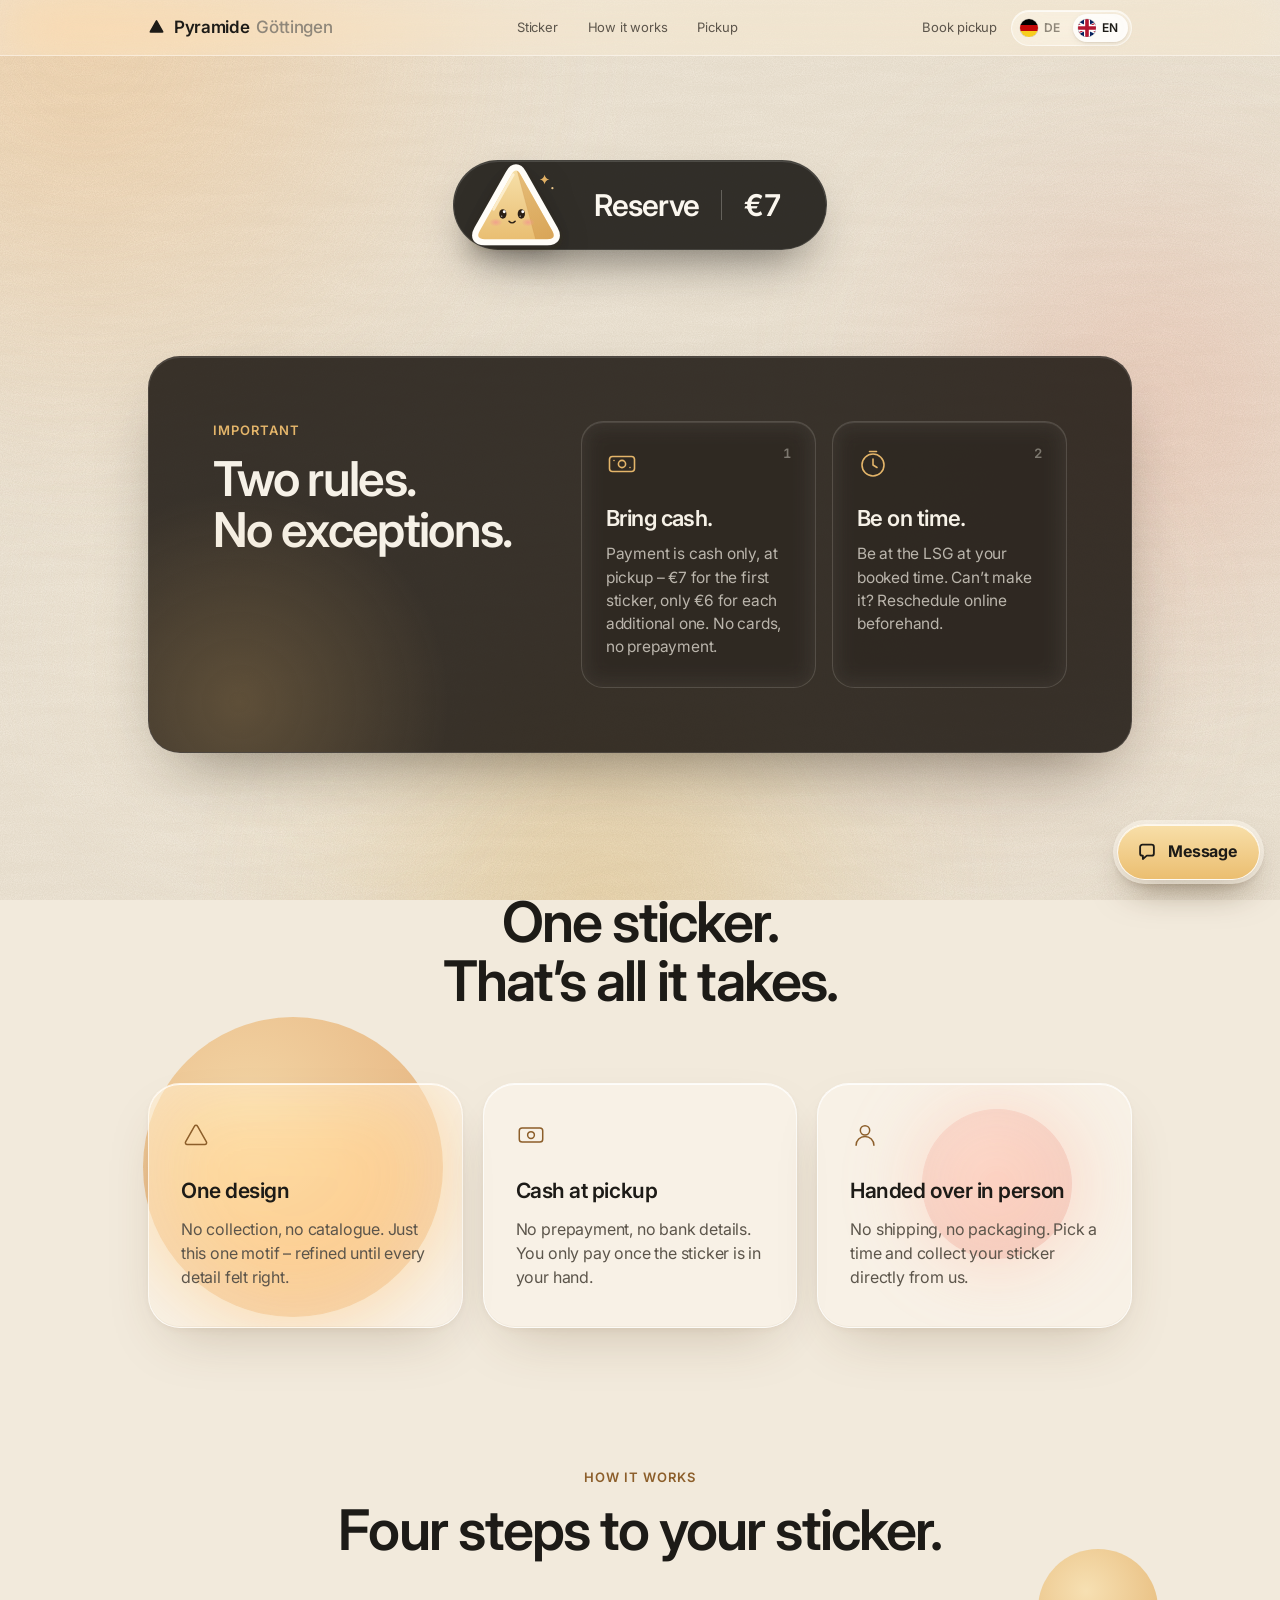
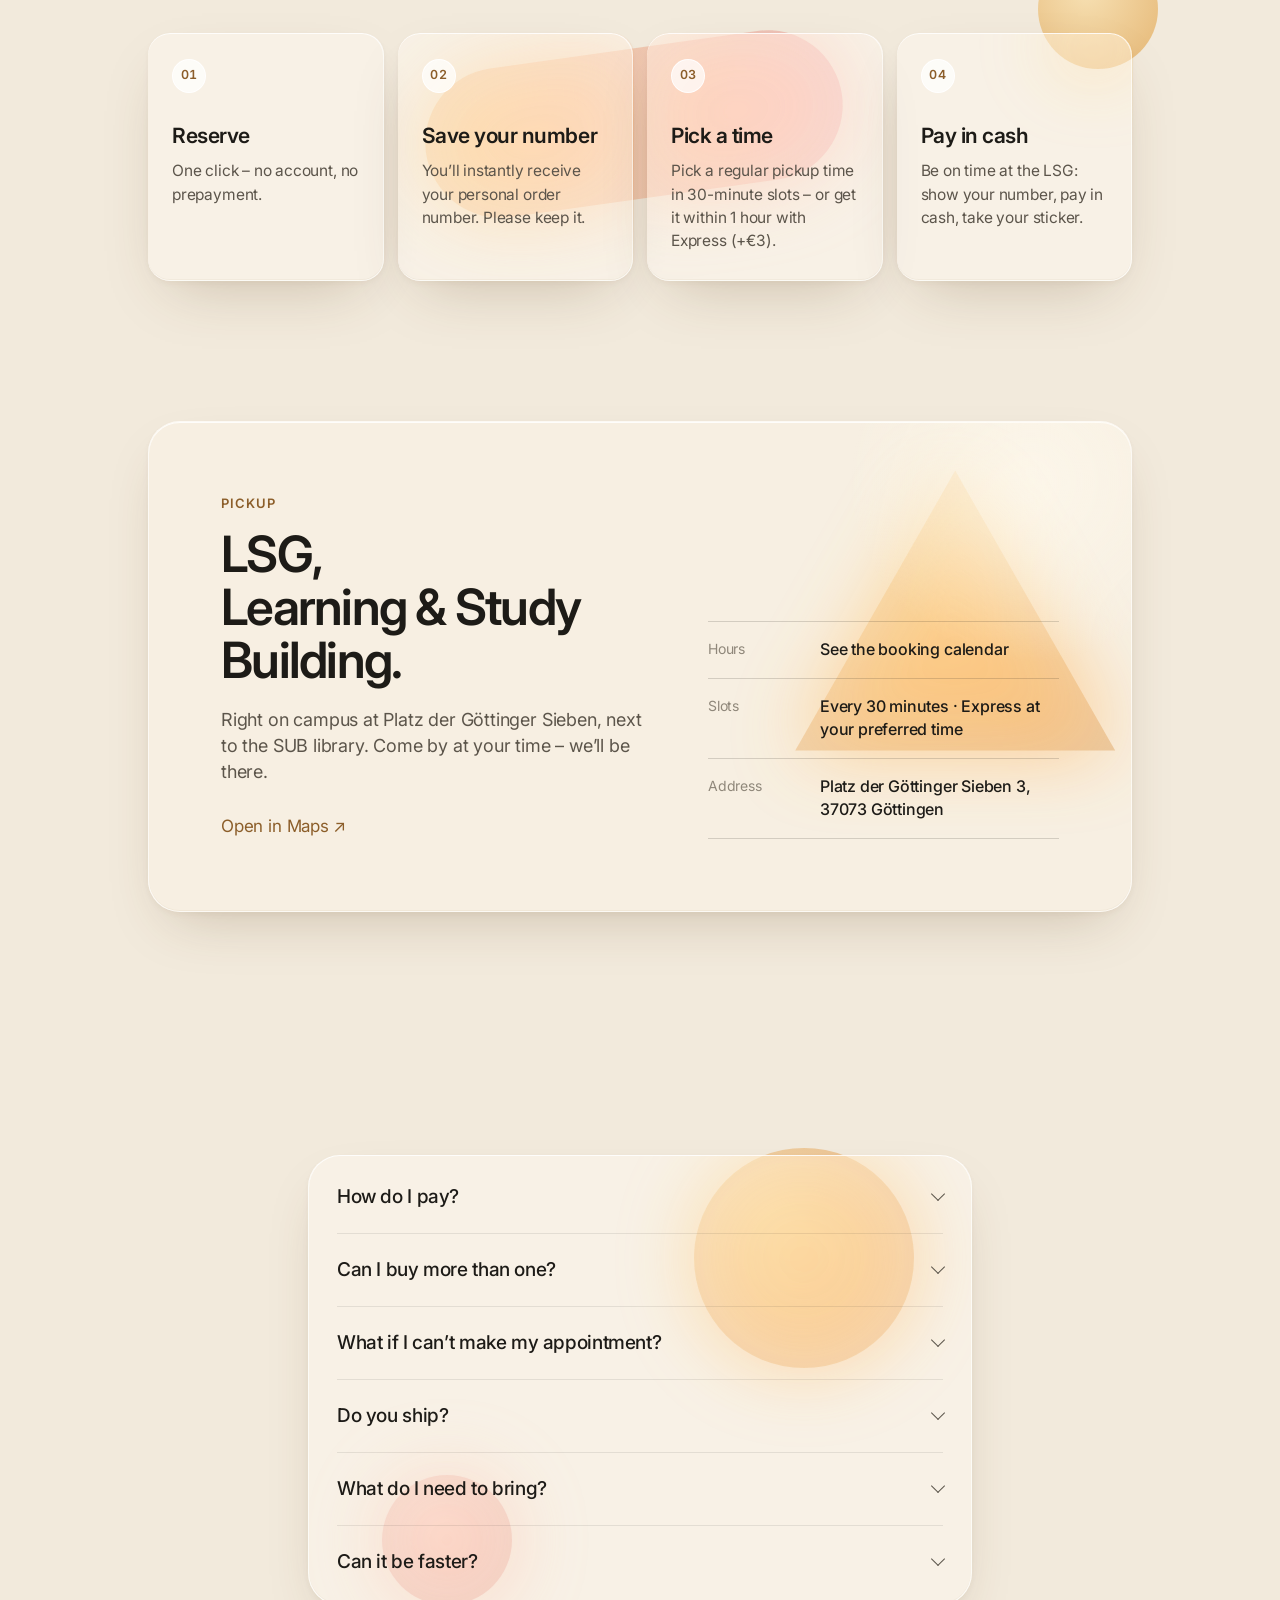
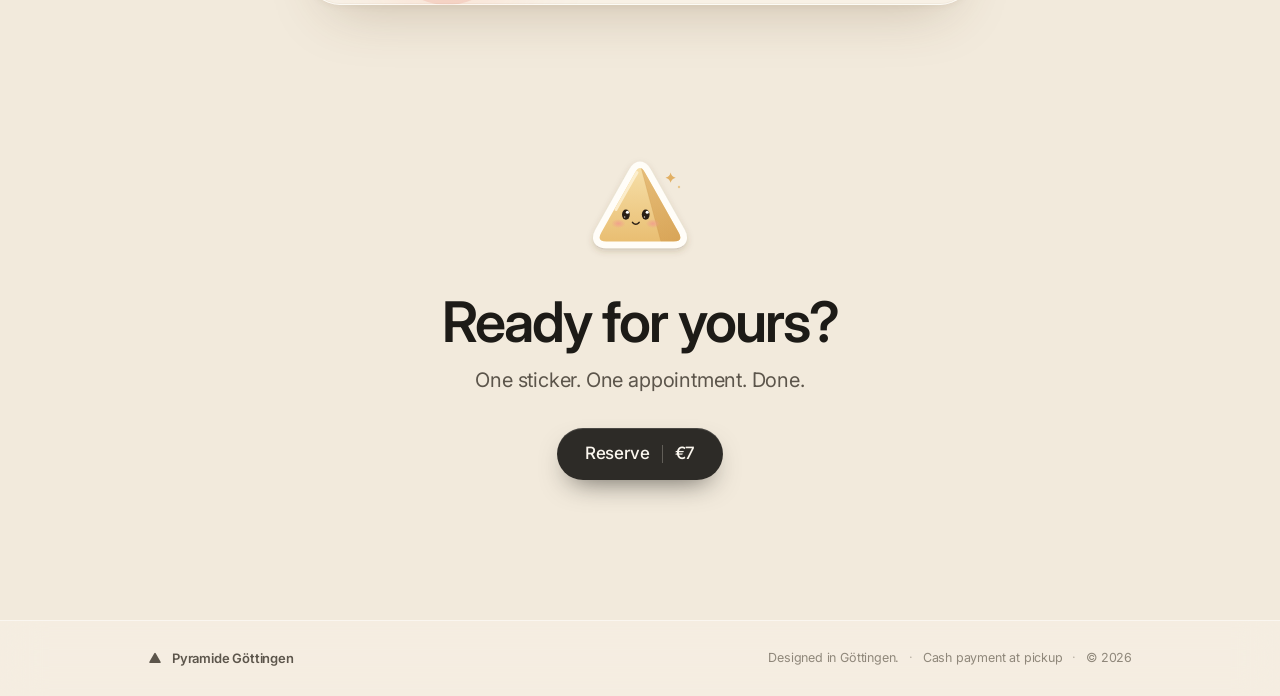
<file: index.html>
<!doctype html>
<html lang="de">
<head>
  <meta charset="utf-8">
  <meta name="viewport" content="width=device-width, initial-scale=1, viewport-fit=cover">
  <title>Pyramide Göttingen — Sticker, Edition 01</title>
  <meta name="description" content="Ein einziger Sticker, gestaltet in Göttingen. 7 €, bar bei Abholung im LSG.">
  <meta name="theme-color" content="#F6F1E7">
  <meta property="og:title" content="Pyramide Göttingen">
  <meta property="og:description" content="Ein Sticker. Ein Termin. Fertig. — 7 €, bar bei Abholung im LSG, Göttingen.">
  <meta property="og:image" content="https://pyramidegoe.com/assets/img/og.png">
  <meta property="og:type" content="website">
  <meta property="og:url" content="https://pyramidegoe.com/">
  <link rel="canonical" href="https://pyramidegoe.com/">
  <link rel="icon" href="assets/img/favicon.svg" type="image/svg+xml">
  <link rel="apple-touch-icon" href="assets/img/apple-touch-icon.png">
  <link rel="preconnect" href="https://fonts.googleapis.com">
  <link rel="preconnect" href="https://fonts.gstatic.com" crossorigin>
  <link href="https://fonts.googleapis.com/css2?family=Inter:wght@400;500;600;700&display=swap" rel="stylesheet">
  <link rel="stylesheet" href="assets/css/style.css?v=20261104g">
</head>
<body>
  <div class="bg" aria-hidden="true">
    <span class="orb o1"></span><span class="orb o2"></span><span class="orb o3"></span><span class="orb o4"></span><span class="orb o5"></span>
    <span class="grain"></span>
  </div>
  <div class="preview-banner" id="previewBanner" hidden><span data-i18n="preview.banner"></span></div>

  <header class="nav" id="nav">
    <div class="nav-inner">
      <a class="brand" href="#" data-go="shop" aria-label="Pyramide Göttingen">
        <svg class="brand-mark" viewBox="0 0 24 24" aria-hidden="true"><path d="M13.2 3.9a1.4 1.4 0 0 0-2.4 0L2.4 18.6A1.4 1.4 0 0 0 3.6 20.7h16.8a1.4 1.4 0 0 0 1.2-2.1Z"/></svg>
        <span class="brand-name">Pyramide</span><span class="brand-city">Göttingen</span>
      </a>
      <nav class="nav-links" aria-label="Main">
        <a href="#sticker" data-scroll data-i18n="nav.sticker"></a>
        <a href="#how" data-scroll data-i18n="nav.how"></a>
        <a href="#pickup" data-scroll data-i18n="nav.pickup"></a>
      </nav>
      <div class="nav-right">
        <button class="nav-book" type="button" data-open-lookup data-i18n="nav.book"></button>
        <div class="lang" role="group" data-i18n-aria="nav.lang">
          <button type="button" class="lang-btn" data-lang="de" aria-label="Deutsch">
            <img src="assets/img/flag-de.svg" alt="" width="18" height="18"><span>DE</span>
          </button>
          <button type="button" class="lang-btn" data-lang="en" aria-label="English">
            <img src="assets/img/flag-gb.svg" alt="" width="18" height="18"><span>EN</span>
          </button>
        </div>
      </div>
    </div>
  </header>

  <main id="main">
    <!-- ───────────── SHOP ───────────── -->
    <div class="view" data-view="shop">
      <section class="hero" id="sticker">
        <h1 class="sr-only">Pyramide Göttingen</h1>
        <button class="hero-cta reveal" type="button" data-buy>
          <img class="hero-cta-img" src="assets/img/sticker.svg" width="96" height="96" alt="">
          <span class="hero-cta-label" data-i18n="hero.buy"></span>
          <span class="hero-cta-sep" aria-hidden="true"></span>
          <span class="hero-cta-price" data-price></span>
        </button>
        <a class="return-card" id="returnCard" href="#/done" hidden>
          <span class="return-icon" aria-hidden="true"><svg viewBox="0 0 24 24"><rect x="4" y="5.5" width="16" height="14" rx="3"/><path d="M4 10h16M8.5 3.5v4M15.5 3.5v4"/></svg></span>
          <span class="return-text"><strong data-i18n="return.title"></strong><span id="returnWhen"></span></span>
          <span class="return-order" id="returnOrder"></span>
          <span class="return-arrow" aria-hidden="true">›</span>
        </a>
        <div class="notice-card" id="returnNotice" hidden>
          <span class="notice-card-ic" aria-hidden="true">📣</span>
          <span class="notice-card-text"><strong data-i18n="notice.title"></strong><span class="notice-card-body"></span><small class="notice-card-time"></small></span>
        </div>
      </section>

      <section class="section rules-section" id="rules">
        <div class="rules reveal">
          <div class="rules-head">
            <p class="eyebrow" data-i18n="rules.eyebrow"></p>
            <h2 class="section-title" data-i18n-html="rules.title"></h2>
          </div>
          <div class="rules-grid">
            <div class="rule">
              <svg class="rule-icon" viewBox="0 0 32 32" aria-hidden="true"><rect x="3.5" y="8.5" width="25" height="15" rx="3"/><circle cx="16" cy="16" r="3.6"/><path d="M8 12.5v.01M24 19.5v.01"/></svg>
              <span class="rule-no">1</span>
              <h3 data-i18n="rules.1.t"></h3>
              <p data-i18n="rules.1.d"></p>
            </div>
            <div class="rule">
              <svg class="rule-icon" viewBox="0 0 32 32" aria-hidden="true"><circle cx="16" cy="17" r="11"/><path d="M16 11v6l4 2.5M12.5 3.5h7"/></svg>
              <span class="rule-no">2</span>
              <h3 data-i18n="rules.2.t"></h3>
              <p data-i18n="rules.2.d"></p>
            </div>
          </div>
        </div>
      </section>

      <section class="section features">
        <span class="deco df1" aria-hidden="true"></span><span class="deco df2" aria-hidden="true"></span>
        <h2 class="section-title reveal" data-i18n-html="feat.title"></h2>
        <div class="feature-grid">
          <article class="feature reveal">
            <svg class="feature-icon" viewBox="0 0 32 32" aria-hidden="true"><path d="M17.6 6.6a1.8 1.8 0 0 0-3.2 0L4.9 23.4a1.8 1.8 0 0 0 1.6 2.7h19a1.8 1.8 0 0 0 1.6-2.7Z"/></svg>
            <h3 data-i18n="feat.1.t"></h3>
            <p data-i18n="feat.1.d"></p>
          </article>
          <article class="feature reveal">
            <svg class="feature-icon" viewBox="0 0 32 32" aria-hidden="true"><rect x="3.5" y="8.5" width="25" height="15" rx="3"/><circle cx="16" cy="16" r="3.6"/></svg>
            <h3 data-i18n="feat.2.t"></h3>
            <p data-i18n="feat.2.d"></p>
          </article>
          <article class="feature reveal">
            <svg class="feature-icon" viewBox="0 0 32 32" aria-hidden="true"><circle cx="16" cy="11" r="5"/><path d="M6.5 27a9.5 9.5 0 0 1 19 0"/></svg>
            <h3 data-i18n="feat.3.t"></h3>
            <p data-i18n="feat.3.d"></p>
          </article>
        </div>
      </section>

      <section class="section how" id="how">
        <span class="deco dw1" aria-hidden="true"></span><span class="deco dw2" aria-hidden="true"></span>
        <p class="eyebrow reveal" data-i18n="how.eyebrow"></p>
        <h2 class="section-title reveal" data-i18n="how.title"></h2>
        <ol class="steps">
          <li class="step reveal"><span class="step-no">01</span><h3 data-i18n="how.1.t"></h3><p data-i18n="how.1.d"></p></li>
          <li class="step reveal"><span class="step-no">02</span><h3 data-i18n="how.2.t"></h3><p data-i18n="how.2.d"></p></li>
          <li class="step reveal"><span class="step-no">03</span><h3 data-i18n="how.3.t"></h3><p data-i18n="how.3.d"></p></li>
          <li class="step reveal"><span class="step-no">04</span><h3 data-i18n="how.4.t"></h3><p data-i18n="how.4.d"></p></li>
        </ol>
      </section>

      <section class="section pickup" id="pickup">
        <span class="deco dp1" aria-hidden="true"></span>
        <div class="pickup-card reveal">
          <div class="pickup-text">
            <p class="eyebrow" data-i18n="pickup.eyebrow"></p>
            <h2 class="section-title" data-i18n-html="pickup.title"></h2>
            <p class="pickup-sub" data-i18n="pickup.sub"></p>
            <a class="btn-link" data-maps target="_blank" rel="noopener"><span data-i18n="pickup.map"></span> <span aria-hidden="true">↗</span></a>
          </div>
          <dl class="pickup-facts">
            <div><dt data-i18n="pickup.hours.k"></dt><dd id="hoursSummary" data-i18n="pickup.hours.v"></dd></div>
            <div><dt data-i18n="pickup.slot.k"></dt><dd data-i18n="pickup.slot.v"></dd></div>
            <div><dt data-i18n="pickup.addr.k"></dt><dd data-address></dd></div>
          </dl>
        </div>
      </section>

      <section class="section faq">
        <span class="deco dq1" aria-hidden="true"></span><span class="deco dq2" aria-hidden="true"></span>
        <h2 class="section-title reveal" data-i18n="faq.title"></h2>
        <div class="faq-list reveal">
          <details><summary data-i18n="faq.0.q"></summary><p data-i18n="faq.0.a"></p></details>
          <details><summary data-i18n="faq.1.q"></summary><p data-i18n="faq.1.a"></p></details>
          <details><summary data-i18n="faq.2.q"></summary><p data-i18n="faq.2.a"></p></details>
          <details><summary data-i18n="faq.3.q"></summary><p data-i18n="faq.3.a"></p></details>
          <details><summary data-i18n="faq.4.q"></summary><p data-i18n="faq.4.a"></p></details>
          <details><summary data-i18n="faq.5.q"></summary><p data-i18n="faq.5.a"></p></details>
        </div>
      </section>

      <section class="section cta">
        <img class="cta-sticker reveal" src="assets/img/sticker.svg" width="140" height="140" alt="" aria-hidden="true">
        <h2 class="section-title reveal" data-i18n="cta.title"></h2>
        <p class="cta-sub reveal" data-i18n="cta.sub"></p>
        <div class="reveal">
          <button class="btn btn-primary btn-lg" type="button" data-buy>
            <span data-i18n="hero.buy"></span><span class="btn-sep" aria-hidden="true"></span><span data-price></span>
          </button>
        </div>
      </section>
    </div>

    <!-- ───────────── ORDER NUMBER ───────────── -->
    <div class="view flow" data-view="order" hidden>
      <section class="flow-inner narrow">
        <div class="check-badge" aria-hidden="true"><svg viewBox="0 0 24 24"><path d="M5 12.5l4.2 4.2L19 7"/></svg></div>
        <p class="eyebrow" data-i18n="order.eyebrow"></p>
        <h1 class="flow-title" data-i18n-html="order.title"></h1>

        <div class="order-card" id="orderCard">
          <span class="order-label" data-i18n="order.label"></span>
          <output class="order-no" id="orderNo">PYR-——————</output>
          <div class="order-actions">
            <button class="btn btn-soft" type="button" id="copyOrder">
              <svg viewBox="0 0 24 24" aria-hidden="true"><rect x="8" y="8" width="12" height="12" rx="2.5"/><path d="M16 8V6.5A2.5 2.5 0 0 0 13.5 4h-7A2.5 2.5 0 0 0 4 6.5v7A2.5 2.5 0 0 0 6.5 16H8"/></svg>
              <span data-i18n="order.copy"></span>
            </button>
            <button class="btn btn-soft" type="button" id="saveOrder">
              <svg viewBox="0 0 24 24" aria-hidden="true"><path d="M12 4v11m0 0l-4.5-4.5M12 15l4.5-4.5M5 19.5h14"/></svg>
              <span data-i18n="order.save"></span>
            </button>
          </div>
        </div>

        <div class="notice">
          <svg viewBox="0 0 24 24" aria-hidden="true"><circle cx="12" cy="12" r="9"/><path d="M12 7.5v5.5M12 16.4v.1"/></svg>
          <div><strong data-i18n="order.warn.t"></strong><p data-i18n="order.warn.d"></p></div>
        </div>

        <fieldset class="acks">
          <legend data-i18n="order.ack.title"></legend>
          <label class="ack">
            <input type="checkbox">
            <span class="ack-box" aria-hidden="true"><svg viewBox="0 0 24 24"><path d="M5 12.5l4.2 4.2L19 7"/></svg></span>
            <span data-i18n="order.ack.1"></span>
          </label>
          <label class="ack">
            <input type="checkbox">
            <span class="ack-box" aria-hidden="true"><svg viewBox="0 0 24 24"><path d="M5 12.5l4.2 4.2L19 7"/></svg></span>
            <span data-i18n="order.ack.2"></span>
          </label>
          <label class="ack">
            <input type="checkbox">
            <span class="ack-box" aria-hidden="true"><svg viewBox="0 0 24 24"><path d="M5 12.5l4.2 4.2L19 7"/></svg></span>
            <span data-i18n="order.ack.3"></span>
          </label>
        </fieldset>

        <button class="btn btn-primary btn-lg btn-block" type="button" id="toBooking" disabled data-i18n="order.next"></button>
      </section>
    </div>

    <!-- ───────────── BOOKING ───────────── -->
    <div class="view flow" data-view="book" hidden>
      <section class="flow-inner">
        <p class="eyebrow" data-i18n="book.eyebrow"></p>
        <h1 class="flow-title" data-i18n="book.title"></h1>
        <p class="flow-sub" data-i18n="book.sub"></p>

        <div class="order-chip">
          <span data-i18n="book.order"></span>
          <strong id="bookOrderNo"></strong>
          <button type="button" class="chip-link" data-open-lookup data-i18n="book.change"></button>
        </div>

        <div class="notice notice-soft" id="existingNotice" hidden>
          <svg viewBox="0 0 24 24" aria-hidden="true"><rect x="4" y="5.5" width="16" height="14" rx="3"/><path d="M4 10h16M8.5 3.5v4M15.5 3.5v4"/></svg>
          <p id="existingText"></p>
        </div>

        <div class="modes" id="modes" role="radiogroup">
          <button type="button" class="mode" data-mode="std" role="radio" aria-checked="true">
            <span class="mode-ic"><svg viewBox="0 0 24 24"><rect x="4" y="5.5" width="16" height="14" rx="3"/><path d="M4 10h16M8.5 3.5v4M15.5 3.5v4"/></svg></span>
            <span class="mode-text"><strong data-i18n="mode.std.t"></strong><span data-i18n="mode.std.d"></span></span>
          </button>
          <button type="button" class="mode mode-exp" data-mode="exp" role="radio" aria-checked="false">
            <span class="mode-ic"><svg viewBox="0 0 24 24"><path d="M13 3 5 13.5h6L10 21l8-10.5h-6Z"/></svg></span>
            <span class="mode-text"><strong><span data-i18n="mode.exp.t"></span><em class="mode-fee" data-fee></em></strong><span id="modeExpDesc" data-i18n="mode.exp.d"></span></span>
          </button>
        </div>

        <div class="booking">
          <div class="xp-panel card" id="xpPanel" hidden>
            <div class="xp-bolt" aria-hidden="true"><svg viewBox="0 0 24 24"><path d="M13 3 5 13.5h6L10 21l8-10.5h-6Z"/></svg></div>
            <h2 class="xp-title" data-i18n="xp.title"></h2>
            <p class="xp-sub" id="xpSub"></p>
            <div class="xp-clock" aria-hidden="true">
              <span class="xp-now" id="xpNow"></span>
              <span class="xp-line"><span class="xp-fill"></span></span>
              <span class="xp-until" id="xpUntil"></span>
            </div>
            <p class="xp-steps" data-i18n="xp.steps"></p>
          </div>
          <div class="calendar card">
            <div class="cal-head">
              <span class="cal-month" id="calMonth"></span>
              <div class="cal-arrows">
                <button type="button" class="icon-btn" id="dayPrev" aria-label="‹"><svg viewBox="0 0 24 24"><path d="M14.5 6l-6 6 6 6"/></svg></button>
                <button type="button" class="icon-btn" id="dayNext" aria-label="›"><svg viewBox="0 0 24 24"><path d="M9.5 6l6 6-6 6"/></svg></button>
              </div>
            </div>
            <div class="days" id="days" role="listbox"></div>
            <div class="times-head">
              <span id="timesLabel" data-i18n="book.times"></span>
              <span class="times-status" id="timesStatus"></span>
            </div>
            <div class="times" id="times" role="listbox"></div>
          </div>

          <form class="details card" id="bookForm" novalidate>
            <h2 class="details-title" data-i18n="book.details"></h2>
            <div class="summary" id="summary">
              <svg viewBox="0 0 24 24" aria-hidden="true"><circle cx="12" cy="12" r="8.5"/><path d="M12 7.5V12l3 2"/></svg>
              <span id="summaryText" data-i18n="book.pick"></span>
            </div>
            <div class="deal" id="deal">
              <div class="deal-head">
                <span class="deal-badge" data-i18n="deal.badge"></span>
                <p class="deal-title" data-i18n-html="deal.title"></p>
              </div>
              <div class="deal-row">
                <div class="deal-stickers" id="dealStickers" aria-hidden="true"></div>
                <div class="qty" role="group" data-i18n-aria="book.qty">
                  <button type="button" class="qty-btn" id="qtyMinus" aria-label="−"><svg viewBox="0 0 24 24"><path d="M6 12h12"/></svg></button>
                  <output id="qtyVal" aria-live="polite">1</output>
                  <button type="button" class="qty-btn" id="qtyPlus" aria-label="+"><svg viewBox="0 0 24 24"><path d="M6 12h12M12 6v12"/></svg></button>
                </div>
              </div>
              <div class="deal-sum">
                <span data-i18n="book.total"></span>
                <span class="deal-sum-v"><s id="cashOld" hidden></s><strong id="cashTotal"></strong></span>
                <span class="deal-fee" id="dealFee" hidden></span>
              </div>
              <button type="button" class="deal-cta" id="dealAdd"></button>
              <p class="deal-save" id="dealSave" hidden></p>
            </div>
            <label class="field">
              <span data-i18n="book.name"></span>
              <input type="text" id="fName" autocomplete="name" maxlength="80" required data-i18n-placeholder="book.name.ph">
            </label>
            <label class="field">
              <span><span data-i18n="book.email"></span> <em data-i18n="book.email.opt"></em></span>
              <input type="email" id="fEmail" autocomplete="email" maxlength="120" data-i18n-placeholder="book.email.ph">
            </label>
            <p class="form-error" id="formError" role="alert" hidden></p>
            <button class="btn btn-primary btn-lg btn-block" type="submit" id="confirmBtn" disabled>
              <span data-i18n="book.confirm"></span>
            </button>
            <p class="form-hint" data-i18n="book.hint"></p>
          </form>
        </div>
      </section>
    </div>

    <!-- ───────────── CONFIRMED ───────────── -->
    <div class="view flow" data-view="done" hidden>
      <section class="flow-inner narrow">
        <div class="check-badge" aria-hidden="true"><svg viewBox="0 0 24 24"><path d="M5 12.5l4.2 4.2L19 7"/></svg></div>
        <p class="eyebrow" data-i18n="done.eyebrow"></p>
        <h1 class="flow-title" id="doneTitle"></h1>
        <p class="flow-sub" data-i18n="done.sub"></p>
        <div class="notice-card" id="doneNotice" hidden>
          <span class="notice-card-ic" aria-hidden="true">📣</span>
          <span class="notice-card-text"><strong data-i18n="notice.title"></strong><span class="notice-card-body"></span><small class="notice-card-time"></small></span>
        </div>

        <dl class="ticket">
          <div><dt data-i18n="done.date"></dt><dd id="doneDate"></dd></div>
          <div><dt data-i18n="done.time"></dt><dd id="doneTime"></dd></div>
          <div><dt data-i18n="done.place"></dt><dd id="donePlace"></dd></div>
          <div><dt data-i18n="done.qty"></dt><dd id="doneQty"></dd></div>
          <div><dt data-i18n="done.order"></dt><dd id="doneOrder" class="mono"></dd></div>
        </dl>

        <div class="bring">
          <p class="bring-title" data-i18n="done.bring"></p>
          <ul>
            <li><svg viewBox="0 0 32 32" aria-hidden="true"><rect x="3.5" y="8.5" width="25" height="15" rx="3"/><circle cx="16" cy="16" r="3.6"/></svg><span id="bringCash"></span></li>
            <li><svg viewBox="0 0 32 32" aria-hidden="true"><circle cx="16" cy="17" r="11"/><path d="M16 11v6l4 2.5"/></svg><span id="bringTime"></span></li>
            <li><svg viewBox="0 0 32 32" aria-hidden="true"><path d="M7 4.5h18v23l-4.5-3-4.5 3-4.5-3-4.5 3Z"/><path d="M11.5 12h9M11.5 17h6"/></svg><span id="bringOrder"></span></li>
          </ul>
        </div>

        <div class="done-actions">
          <button class="btn btn-primary btn-lg" type="button" id="icsBtn">
            <svg viewBox="0 0 24 24" aria-hidden="true"><rect x="4" y="5.5" width="16" height="14" rx="3"/><path d="M4 10h16M8.5 3.5v4M15.5 3.5v4"/></svg>
            <span data-i18n="done.ics"></span>
          </button>
          <a class="btn btn-soft btn-lg" data-maps target="_blank" rel="noopener">
            <svg viewBox="0 0 24 24" aria-hidden="true"><path d="M12 21s-7-6.2-7-11.5A7 7 0 0 1 19 9.5C19 14.8 12 21 12 21Z"/><circle cx="12" cy="9.5" r="2.5"/></svg>
            <span data-i18n="done.map"></span>
          </a>
        </div>
        <div class="done-links">
          <button type="button" class="btn-link" id="rescheduleBtn" data-i18n="done.reschedule"></button>
          <button type="button" class="btn-link" data-go="shop" data-i18n="done.home"></button>
        </div>
      </section>
    </div>
  </main>

  <footer class="footer">
    <div class="footer-inner">
      <div class="footer-brand">
        <svg class="brand-mark" viewBox="0 0 24 24" aria-hidden="true"><path d="M13.2 3.9a1.4 1.4 0 0 0-2.4 0L2.4 18.6A1.4 1.4 0 0 0 3.6 20.7h16.8a1.4 1.4 0 0 0 1.2-2.1Z"/></svg>
        <span>Pyramide Göttingen</span>
      </div>
      <p class="footer-meta"><span data-i18n="footer.made"></span> <span class="dot">·</span> <span data-i18n="footer.pay"></span> <span class="dot">·</span> © <span id="year"></span></p>
    </div>
  </footer>

  <!-- order lookup -->
  <dialog class="sheet" id="lookup">
    <form method="dialog" class="sheet-inner" id="lookupForm" novalidate>
      <h2 data-i18n="lookup.title"></h2>
      <p class="sheet-sub" data-i18n="lookup.sub"></p>
      <input class="order-input" id="lookupInput" type="text" inputmode="text" autocomplete="off" autocapitalize="characters" spellcheck="false" maxlength="10" data-i18n-placeholder="lookup.ph">
      <p class="form-error" id="lookupError" role="alert" hidden data-i18n="lookup.err"></p>
      <div class="sheet-actions">
        <button class="btn btn-soft" type="button" id="lookupCancel" data-i18n="lookup.cancel"></button>
        <button class="btn btn-primary" type="submit" data-i18n="lookup.go"></button>
      </div>
      <p class="sheet-foot"><span data-i18n="lookup.none"></span> <button type="button" class="btn-link" id="lookupBuy" data-i18n="lookup.buy"></button></p>
    </form>
  </dialog>

  <!-- chat -->
  <div class="chat-peek" id="chatPeek" hidden role="status" aria-live="polite">
    <button type="button" class="chat-peek-open" id="chatPeekOpen">
      <img src="assets/img/sticker.svg" width="40" height="40" alt="">
      <span class="chat-peek-text"><strong data-i18n="chat.peek.title"></strong><span id="chatPeekBody"></span></span>
    </button>
    <button type="button" class="chat-peek-close" id="chatPeekClose" data-i18n-aria="chat.close"><svg viewBox="0 0 24 24"><path d="M6 6l12 12M18 6L6 18"/></svg></button>
  </div>
  <button class="chat-fab" id="chatFab" type="button" hidden aria-expanded="false" aria-controls="chatPanel">
    <svg viewBox="0 0 24 24" aria-hidden="true"><path d="M4.5 6.5A2.5 2.5 0 0 1 7 4h10a2.5 2.5 0 0 1 2.5 2.5v7A2.5 2.5 0 0 1 17 16h-5.2L7.5 19.6V16H7a2.5 2.5 0 0 1-2.5-2.5Z"/></svg>
    <span class="chat-fab-label" data-i18n="chat.fab"></span>
    <span class="chat-badge" id="chatBadge" hidden></span>
  </button>
  <section class="chat-panel" id="chatPanel" hidden role="dialog" aria-labelledby="chatTitle">
    <header class="chat-head">
      <img src="assets/img/sticker.svg" width="44" height="44" alt="">
      <div class="chat-head-text">
        <h2 id="chatTitle" data-i18n="chat.title"></h2>
        <p data-i18n="chat.sub"></p>
      </div>
      <button type="button" class="icon-btn" id="chatCodeBtn" aria-expanded="false" data-i18n-aria="chat.code.btn"><svg viewBox="0 0 24 24"><circle cx="8.5" cy="14.5" r="4"/><path d="M11.5 11.5 19 4m-3 3 2.5 2.5M14 9l2 2"/></svg></button>
      <button type="button" class="icon-btn" id="chatClose" data-i18n-aria="chat.close"><svg viewBox="0 0 24 24"><path d="M6 6l12 12M18 6L6 18"/></svg></button>
    </header>
    <div class="chat-code" id="chatCode" hidden>
      <div id="chatCodeHave">
        <p class="chat-code-k" data-i18n="chat.code.yours"></p>
        <div class="chat-code-row"><output class="chat-code-val" id="chatCodeVal"></output><button type="button" class="btn btn-soft" id="chatCodeCopy" data-i18n="chat.code.copy"></button></div>
        <p class="chat-code-hint" data-i18n="chat.code.hint"></p>
      </div>
      <p class="chat-code-hint" id="chatCodeNone" data-i18n="chat.code.none"></p>
      <p class="chat-code-k" data-i18n="chat.code.restore"></p>
      <form class="chat-code-row" id="chatRestore" novalidate>
        <input id="chatRestoreInput" type="text" maxlength="30" autocomplete="off" autocapitalize="characters" spellcheck="false" placeholder="PYC-XXXX-XXXX-XXXX-XXXX">
        <button type="submit" class="btn btn-soft" data-i18n="chat.code.open"></button>
      </form>
      <p class="chat-err" id="chatRestoreErr" hidden data-i18n="chat.code.notfound"></p>
    </div>
    <div class="chat-body" id="chatBody" aria-live="polite"></div>
    <form class="chat-form" id="chatForm" novalidate>
      <div class="chat-identity" id="chatIdentity">
        <input type="text" id="chatName" maxlength="80" autocomplete="name" data-i18n-placeholder="chat.name">
        <input type="email" id="chatEmail" maxlength="120" autocomplete="email" data-i18n-placeholder="chat.email">
      </div>
      <div class="chat-compose">
        <textarea id="chatInput" rows="1" maxlength="2000" data-i18n-placeholder="chat.placeholder"></textarea>
        <button type="submit" class="chat-send" data-i18n-aria="chat.send"><svg viewBox="0 0 24 24"><path d="M5 12h13M12.5 6.5 18 12l-5.5 5.5"/></svg></button>
      </div>
      <p class="chat-err" id="chatErr" role="alert" hidden></p>
    </form>
  </section>

  <div class="toast" id="toast" role="status" aria-live="polite"></div>

  <script src="assets/js/config.js?v=20261104g"></script>
  <script src="assets/js/i18n.js?v=20261104g"></script>
  <script src="assets/vendor/supabase.js?v=2.45.4"></script>
  <script src="assets/js/realtime.js?v=20261104g"></script>
  <script src="assets/js/app.js?v=20261104g"></script>
  <script src="assets/js/chat.js?v=20261104g"></script>
</body>
</html>
</file>
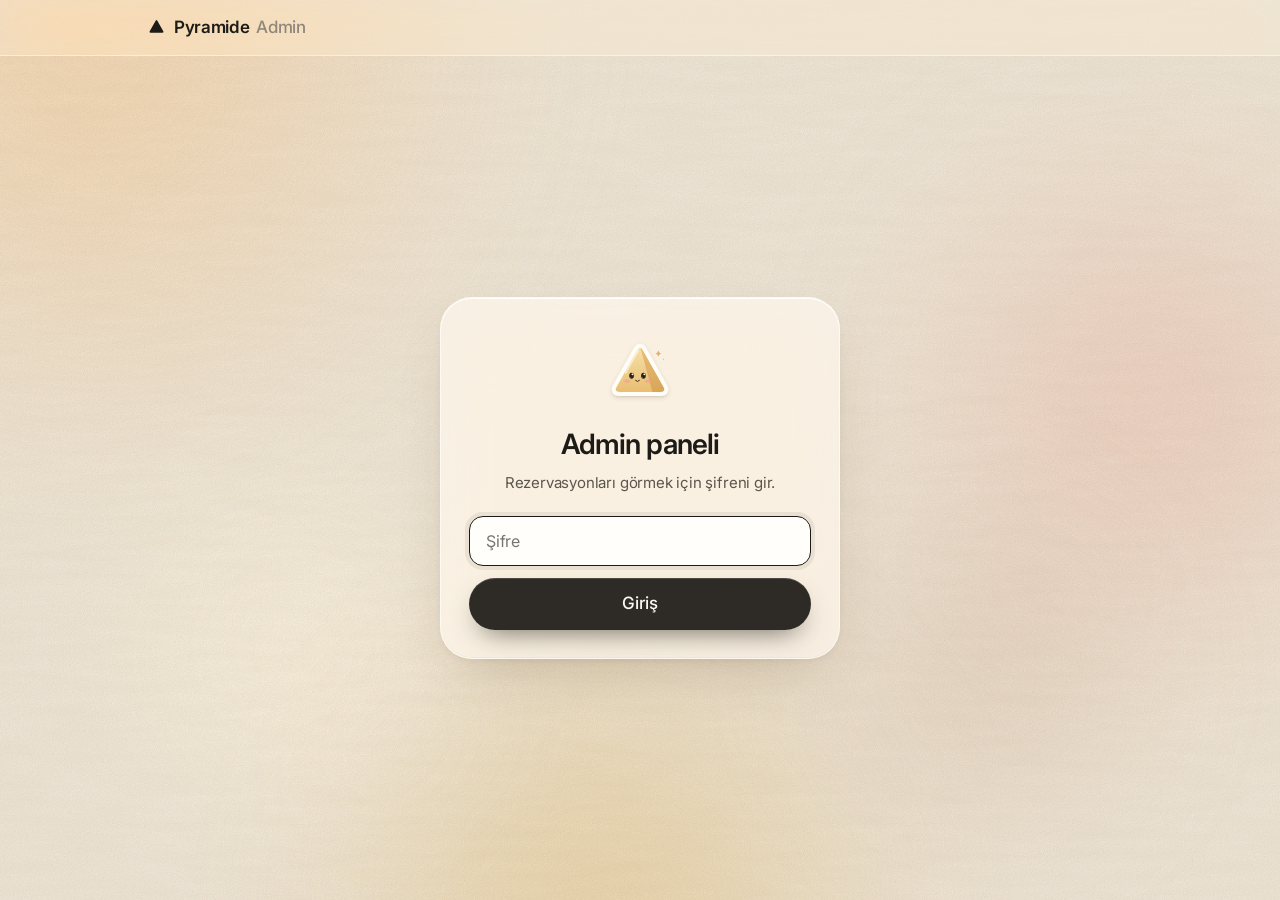
<file: admin.html>
<!doctype html>
<html lang="tr">
<head>
  <meta charset="utf-8">
  <meta name="viewport" content="width=device-width, initial-scale=1, viewport-fit=cover">
  <meta name="robots" content="noindex, nofollow">
  <title>Pyramide · Admin</title>
  <meta name="theme-color" content="#F6F1E7">
  <link rel="icon" href="assets/img/favicon.svg" type="image/svg+xml">
  <link rel="preconnect" href="https://fonts.googleapis.com">
  <link rel="preconnect" href="https://fonts.gstatic.com" crossorigin>
  <link href="https://fonts.googleapis.com/css2?family=Inter:wght@400;500;600;700&display=swap" rel="stylesheet">
  <link rel="stylesheet" href="assets/css/style.css?v=20261104g">
  <style>
    .a-wrap { max-width: 1080px; margin: 0 auto; padding: 32px var(--gutter) 80px; }
    .a-login { min-height: calc(100vh - var(--nav-h)); display: grid; place-items: center; padding: 24px var(--gutter); }
    .a-login .card { width: 100%; max-width: 400px; text-align: center; padding: 36px 28px 28px; }
    .a-login h1 { font-size: 28px; letter-spacing: -0.03em; margin: 18px 0 6px; }
    .a-login p { color: var(--ink-2); font-size: 15px; margin-bottom: 22px; }
    .a-login img { width: 72px; height: 72px; margin: 0 auto; }
    .a-login input { width: 100%; height: 50px; padding: 0 16px; border-radius: var(--radius-sm); border: 1px solid var(--line-strong); background: #FFFEFB; font-size: 16px; outline: none; margin-bottom: 12px; }
    .a-login input:focus { border-color: var(--ink); box-shadow: 0 0 0 4px rgba(29,27,23,.07); }

    .a-top { display: flex; justify-content: space-between; align-items: flex-end; gap: 16px; flex-wrap: wrap; margin-bottom: 28px; }
    .a-top h1 { font-size: clamp(32px, 5vw, 44px); letter-spacing: -0.04em; font-weight: 700; }
    .a-top .eyebrow { margin-bottom: 8px; }
    .a-tools { display: flex; gap: 8px; }
    .a-tools .btn { height: 38px; padding: 0 16px; font-size: 14px; }
    .a-updated { font-size: 12.5px; color: var(--ink-3); margin-top: 6px; }

    .stats { display: grid; grid-template-columns: repeat(4, 1fr); gap: 12px; margin-bottom: 28px; }
    .stat { background: var(--surface); border-radius: var(--radius); box-shadow: var(--shadow-card); padding: 20px 22px; }
    .stat-k { font-size: 13px; color: var(--ink-3); font-weight: 500; }
    .stat-v { font-size: 32px; font-weight: 700; letter-spacing: -0.03em; margin-top: 6px; font-variant-numeric: tabular-nums; }
    .stat-s { font-size: 12.5px; color: var(--ink-3); margin-top: 2px; }
    .stat.dark { background: var(--ink); color: #F6F1E7; }
    .stat.dark .stat-k, .stat.dark .stat-s { color: rgba(246,241,231,.6); }

    .a-bar { display: flex; justify-content: space-between; gap: 12px; flex-wrap: wrap; margin-bottom: 18px; }
    .seg { display: flex; padding: 3px; gap: 2px; background: rgba(29,27,23,.055); border-radius: 999px; }
    .seg button { height: 34px; padding: 0 16px; border-radius: 999px; font-size: 14px; font-weight: 500; color: var(--ink-2); transition: background .2s, color .2s; }
    .seg button[aria-pressed="true"] { background: var(--surface); color: var(--ink); box-shadow: 0 1px 2px rgba(60,44,22,.1); }
    .seg .count { color: var(--ink-3); font-weight: 400; margin-left: 4px; font-size: 13px; }
    .search { height: 40px; width: min(320px, 100%); padding: 0 16px 0 40px; border-radius: 999px; border: 1px solid var(--line-strong); background: var(--surface) url("data:image/svg+xml,%3Csvg xmlns='http://www.w3.org/2000/svg' viewBox='0 0 24 24' fill='none' stroke='%238F877A' stroke-width='2' stroke-linecap='round'%3E%3Ccircle cx='11' cy='11' r='6.5'/%3E%3Cpath d='M16 16l4 4'/%3E%3C/svg%3E") no-repeat 14px center / 16px; font-size: 15px; outline: none; }
    .search:focus { border-color: var(--ink); }

    .day-group { margin-bottom: 22px; }
    .day-h { display: flex; justify-content: space-between; align-items: baseline; flex-wrap: wrap; gap: 4px 12px; padding: 0 6px 10px; }
    .day-h strong { font-size: 17px; letter-spacing: -0.02em; }
    .day-h span { font-size: 13px; color: var(--ink-3); }
    .day-h .today { display: inline-block; margin-left: 8px; padding: 2px 8px; border-radius: 999px; background: var(--gold-soft); color: #4E3716; font-size: 11.5px; font-weight: 600; letter-spacing: .04em; text-transform: uppercase; vertical-align: 2px; }
    .rows { background: var(--surface); border-radius: var(--radius); box-shadow: var(--shadow-card); overflow: hidden; }
    .row { display: grid; grid-template-columns: 74px 1.5fr 70px 80px 120px 150px 36px; gap: 14px; align-items: center; padding: 14px 18px; }
    .row + .row { border-top: 1px solid var(--line); }
    .row.done { background: rgba(63,122,82,.04); }
    .row.done .r-name, .row.done .r-time { color: var(--ink-3); }
    .r-time { font-size: 17px; font-weight: 600; font-variant-numeric: tabular-nums; }
    .r-name { font-weight: 600; overflow-wrap: anywhere; }
    .r-email { display: block; font-weight: 400; font-size: 13px; color: var(--ink-3); }
    .r-email a:hover { text-decoration: underline; }
    .r-qty { font-variant-numeric: tabular-nums; color: var(--ink-2); }
    .r-cash { font-weight: 600; font-variant-numeric: tabular-nums; }
    .r-order { font-family: "SF Mono", ui-monospace, Menlo, Consolas, monospace; font-size: 14px; letter-spacing: .03em; user-select: all; }
    .r-lbl { display: none; font-size: 12px; color: var(--ink-3); font-weight: 400; }
    .status { height: 34px; padding: 0 12px; border-radius: 999px; font-size: 13px; font-weight: 600; display: inline-flex; align-items: center; justify-content: center; gap: 6px; border: 1px solid var(--line-strong); background: var(--surface-2); color: var(--ink-2); transition: background .2s, color .2s, border-color .2s; white-space: nowrap; }
    .status:hover { border-color: var(--ink); }
    .status.on { background: var(--ok); border-color: var(--ok); color: #fff; }
    .status svg { width: 14px; height: 14px; fill: none; stroke: currentColor; stroke-width: 2.4; stroke-linecap: round; stroke-linejoin: round; }
    .del { width: 32px; height: 32px; border-radius: 50%; display: grid; place-items: center; color: var(--ink-3); transition: background .2s, color .2s; }
    .del:hover { background: rgba(164,65,46,.1); color: var(--err); }
    .del svg { width: 15px; height: 15px; fill: none; stroke: currentColor; stroke-width: 2; stroke-linecap: round; }
    .row-head { padding: 0 18px 8px; font-size: 12px; color: var(--ink-3); font-weight: 500; text-transform: uppercase; letter-spacing: .05em; }
    .row-head + .rows { margin-top: 0; }
    .empty { text-align: center; padding: 64px 20px; color: var(--ink-3); background: var(--surface); border-radius: var(--radius); }

    @media (max-width: 900px) {
      .stats { grid-template-columns: 1fr 1fr; }
      .row-head { display: none; }
      .row { grid-template-columns: 60px 1fr auto; grid-template-areas: "time name del" "time meta meta" "time status status"; row-gap: 8px; }
      .r-time { grid-area: time; align-self: start; }
      .r-name { grid-area: name; }
      .r-meta { grid-area: meta; display: flex; flex-wrap: wrap; gap: 6px 16px; font-size: 14px; }
      .r-meta > * { display: inline; }
      .r-lbl { display: inline; margin-right: 4px; }
      .r-st { grid-area: status; }
      .del { grid-area: del; }
    }
    @media (min-width: 901px) { .r-meta { display: contents; } }
    @media (max-width: 560px) {
      .stat-v { font-size: 26px; }
      .a-bar { flex-direction: column; }
      .seg { overflow-x: auto; }
      .search { width: 100%; }
    }

    .a-tabs { display: inline-flex; margin-bottom: 22px; }
    .a-tabs button { height: 40px; padding: 0 20px; font-size: 15px; position: relative; }
    .tab-badge { display: inline-grid; place-items: center; min-width: 20px; height: 20px; padding: 0 6px; margin-left: 8px; border-radius: 999px; background: var(--gold); color: var(--ink); font-size: 12px; font-weight: 700; vertical-align: 1px; }

    .inbox { display: grid; grid-template-columns: 320px 1fr; gap: 14px; height: min(72vh, 760px); }
    .threads, .convo {
      background: var(--glass); -webkit-backdrop-filter: var(--glass-blur); backdrop-filter: var(--glass-blur);
      border: 1px solid var(--glass-border); box-shadow: var(--glass-shadow); border-radius: var(--radius-lg); overflow: hidden;
    }
    .threads { overflow-y: auto; padding: 6px; }
    .thread { display: block; width: 100%; min-width: 0; overflow: hidden; text-align: left; padding: 12px 14px; border-radius: 16px; transition: background .2s; }
    .thread + .thread { margin-top: 2px; }
    .thread:hover { background: rgba(255, 255, 255, .45); }
    .thread[aria-current="true"] { background: rgba(255, 255, 255, .8); box-shadow: 0 1px 2px rgba(60,44,22,.08); }
    .thread-top { display: flex; justify-content: space-between; gap: 8px; align-items: baseline; }
    .thread-name { font-weight: 600; font-size: 15px; overflow: hidden; text-overflow: ellipsis; white-space: nowrap; }
    .thread-time { font-size: 12px; color: var(--ink-3); flex: none; }
    .thread-prev { display: block; font-size: 13.5px; color: var(--ink-2); margin-top: 3px; overflow: hidden; text-overflow: ellipsis; white-space: nowrap; }
    .thread-prev b { font-weight: 500; color: var(--ink-3); }
    .thread.unread .thread-name::before { content: ""; display: inline-block; width: 8px; height: 8px; border-radius: 50%; background: var(--bronze); margin-right: 7px; vertical-align: 1px; }
    .thread.unread .thread-prev { color: var(--ink); font-weight: 500; }
    .threads-empty { padding: 40px 20px; text-align: center; color: var(--ink-3); font-size: 15px; }

    .convo { display: flex; flex-direction: column; }
    .convo-empty { margin: auto; color: var(--ink-3); }
    .convo-head { display: flex; align-items: center; gap: 12px; padding: 16px 20px; border-bottom: 1px solid rgba(29,27,23,.07); }
    .convo-back { display: none; }
    .convo-who { flex: 1; min-width: 0; }
    .convo-who strong { font-size: 17px; letter-spacing: -0.02em; }
    .convo-meta { display: flex; flex-wrap: wrap; gap: 4px 14px; font-size: 13px; color: var(--ink-3); margin-top: 2px; }
    .convo-meta a { color: var(--bronze); }
    .convo-meta .mono { color: var(--ink-2); }
    .convo-body { flex: 1; overflow-y: auto; padding: 18px 20px; display: flex; flex-direction: column; gap: 8px; }
    .convo-body .from-admin { align-self: flex-end; background: var(--ink); color: #FBF7EF; border-radius: 20px; border-bottom-right-radius: 6px; border: 0; box-shadow: none; }
    .convo-body .from-admin .bubble-meta { text-align: right; }
    .convo-body .from-me { align-self: flex-start; background: rgba(255,255,255,.78); color: var(--ink); border: 1px solid rgba(255,255,255,.85); border-radius: 20px; border-bottom-left-radius: 6px; }
    .convo-body .from-me .bubble-meta { text-align: left; }
    .convo-form { display: flex; gap: 8px; align-items: flex-end; padding: 12px 14px 14px; border-top: 1px solid rgba(29,27,23,.07); }
    .convo-form textarea { flex: 1; min-height: 46px; max-height: 160px; padding: 12px 14px; border-radius: 16px; border: 1px solid rgba(255,255,255,.75); background: rgba(255,253,248,.7); font: inherit; font-size: 15px; resize: none; outline: none; }
    .convo-form textarea:focus { border-color: var(--ink); background: #fff; }
    .convo-form .btn { height: 46px; }

    @media (max-width: 900px) {
      .inbox { grid-template-columns: 1fr; height: auto; }
      .threads { max-height: none; }
      .inbox.has-active .threads { display: none; }
      .inbox:not(.has-active) .convo { display: none; }
      .convo { height: 74vh; }
      .convo-back { display: grid; }
    }

    .live-dot { display: inline-block; width: 8px; height: 8px; border-radius: 50%; background: #5BC27A; margin-right: 8px; vertical-align: 1px; box-shadow: 0 0 0 0 rgba(91,194,122,.6); animation: livePulse 1.8s ease-out infinite; }
    @keyframes livePulse { to { box-shadow: 0 0 0 8px rgba(91,194,122,0); } }
    .o-card {
      background: var(--glass); -webkit-backdrop-filter: var(--glass-blur); backdrop-filter: var(--glass-blur);
      border: 1px solid var(--glass-border); box-shadow: var(--glass-shadow); border-radius: var(--radius-lg);
      padding: 20px 22px; margin-bottom: 14px; min-width: 0;
    }
    .o-head { display: flex; justify-content: space-between; align-items: baseline; gap: 12px; margin-bottom: 14px; flex-wrap: wrap; }
    .o-head h2 { font-size: 17px; letter-spacing: -0.02em; }
    .o-note { font-size: 12.5px; color: var(--ink-3); }
    .o-grid2 { display: grid; grid-template-columns: 1.4fr 1fr; gap: 14px; }
    .o-grid3 { display: grid; grid-template-columns: repeat(3, 1fr); gap: 14px; }
    .o-grid2 .o-card, .o-grid3 .o-card { margin-bottom: 0; }
    .o-grid2 { margin-bottom: 14px; }
    .o-empty { color: var(--ink-3); font-size: 15px; padding: 18px 0; text-align: center; }

    .live-row { display: grid; grid-template-columns: 34px 1fr auto; gap: 12px; align-items: center; padding: 10px 0; }
    .live-row + .live-row { border-top: 1px solid rgba(29,27,23,.07); }
    .live-ic { width: 34px; height: 34px; border-radius: 10px; background: rgba(255,255,255,.7); display: grid; place-items: center; }
    .live-ic svg { width: 18px; height: 18px; fill: none; stroke: var(--ink-2); stroke-width: 1.7; stroke-linecap: round; stroke-linejoin: round; }
    .live-main strong { font-size: 15px; }
    .live-sub { font-size: 12.5px; color: var(--ink-3); margin-top: 1px; }
    .tags { display: flex; flex-wrap: wrap; gap: 6px; justify-content: flex-end; }
    .tag { display: inline-flex; align-items: center; gap: 5px; height: 24px; padding: 0 9px; border-radius: 999px; font-size: 12px; font-weight: 600; background: rgba(255,255,255,.7); color: var(--ink-2); border: 1px solid rgba(255,255,255,.85); white-space: nowrap; }
    .tag.gold { background: var(--gold-soft); color: #4E3716; border-color: transparent; }
    .tag.green { background: rgba(63,122,82,.12); color: var(--ok); border-color: transparent; }

    .chart { position: relative; }
    .bars { display: flex; align-items: flex-end; gap: 2px; height: 150px; border-bottom: 1px solid rgba(29,27,23,.14); }
    .bar-col { flex: 1; height: 100%; display: flex; align-items: flex-end; position: relative; cursor: default; }
    .bar { width: 100%; max-width: 26px; margin: 0 auto; background: #C99A55; border-radius: 4px 4px 0 0; min-height: 0; transition: background .15s; }
    .bar.zero { height: 2px !important; background: rgba(29,27,23,.12); border-radius: 1px; }
    .bar-col.today .bar { background: #8C5E2A; }
    .bar-col:hover .bar { background: #A87532; }
    .bar-col.today:hover .bar { background: #6E4820; }
    .bar-top { position: absolute; left: 0; right: 0; text-align: center; font-size: 11px; font-weight: 600; color: var(--ink-2); font-variant-numeric: tabular-nums; }
    .x-labels, .r-labels { display: flex; gap: 2px; margin-top: 6px; }
    .x-labels span, .r-labels span { flex: 1; text-align: center; font-size: 10.5px; color: var(--ink-3); font-variant-numeric: tabular-nums; white-space: nowrap; overflow: hidden; }
    .r-labels { margin-top: 10px; padding-top: 8px; border-top: 1px dashed rgba(29,27,23,.12); }
    .r-labels span.has { color: var(--ink); font-weight: 700; }
    .r-legend { font-size: 11.5px; color: var(--ink-3); margin-top: 6px; }
    .tip { position: absolute; z-index: 5; pointer-events: none; transform: translate(-50%, calc(-100% - 10px)); background: rgba(29,27,23,.92); color: #FBF7EF; padding: 8px 11px; border-radius: 10px; font-size: 12.5px; line-height: 1.4; white-space: nowrap; box-shadow: 0 10px 24px -10px rgba(0,0,0,.5); }
    .tip b { font-weight: 700; }

    .hbar { display: grid; grid-template-columns: 96px 1fr 40px; gap: 10px; align-items: center; padding: 6px 0; font-size: 14px; }
    .hbar-k { color: var(--ink-2); overflow: hidden; text-overflow: ellipsis; white-space: nowrap; }
    .hbar-track { height: 10px; border-radius: 5px; background: rgba(29,27,23,.06); overflow: hidden; }
    .hbar-fill { height: 100%; background: #C99A55; border-radius: 5px; }
    .hbar-v { text-align: right; font-weight: 600; font-variant-numeric: tabular-nums; }

    .convo-ctx { display: grid; grid-template-columns: 1fr 1fr; gap: 10px; padding: 12px 20px; border-bottom: 1px solid rgba(29,27,23,.07); background: rgba(255,255,255,.28); }
    .ctx-box { background: rgba(255,255,255,.6); border: 1px solid rgba(255,255,255,.85); border-radius: 16px; padding: 12px 14px; min-width: 0; }
    .ctx-k { font-size: 11.5px; font-weight: 600; letter-spacing: .05em; text-transform: uppercase; color: var(--ink-3); margin-bottom: 6px; display: flex; justify-content: space-between; gap: 8px; }
    .ctx-line { font-size: 13.5px; display: flex; justify-content: space-between; gap: 10px; padding: 2px 0; }
    .ctx-line span:first-child { color: var(--ink-3); }
    .ctx-line span:last-child { font-weight: 600; text-align: right; }
    .ctx-none { font-size: 13.5px; color: var(--ink-3); }
    .ctx-booking + .ctx-booking { margin-top: 8px; padding-top: 8px; border-top: 1px solid rgba(29,27,23,.07); }
    .thread-tags { display: flex; gap: 5px; margin-top: 6px; flex-wrap: wrap; }
    .thread-tags .tag { height: 20px; font-size: 11px; padding: 0 7px; }
    .online-dot { display: inline-block; width: 8px; height: 8px; border-radius: 50%; background: #5BC27A; margin-left: 6px; vertical-align: 1px; }
    .r-made { display: block; font-weight: 400; font-size: 12px; color: var(--ink-3); }

    @media (max-width: 900px) {
      .o-grid2, .o-grid3 { grid-template-columns: 1fr; }
      .convo-ctx { grid-template-columns: 1fr; }
      .live-row { grid-template-columns: 34px 1fr; }
      .live-row .tags { grid-column: 2; justify-content: flex-start; }
    }

    .exp-switch-row { display: flex; justify-content: space-between; align-items: flex-start; gap: 16px; }
    .exp-h { font-size: 19px; letter-spacing: -0.02em; margin-bottom: 4px; }
    .exp-switch-row .o-note { max-width: 560px; line-height: 1.45; font-size: 13.5px; }
    .switch { width: 58px; height: 34px; flex: none; border-radius: 999px; background: rgba(29,27,23,.18); position: relative; transition: background .25s; }
    .switch span { position: absolute; top: 3px; left: 3px; width: 28px; height: 28px; border-radius: 50%; background: #fff; box-shadow: 0 2px 6px rgba(0,0,0,.2); transition: transform .3s var(--ease-spring); }
    .switch[aria-checked="true"] { background: #3F7A52; }
    .switch[aria-checked="true"] span { transform: translateX(24px); }
    .exp-quick { display: flex; flex-wrap: wrap; gap: 8px; margin-top: 16px; }
    .exp-quick .btn { height: 36px; padding: 0 14px; font-size: 13.5px; }
    .exp-status { margin-top: 10px; font-size: 12.5px; color: var(--ink-3); min-height: 18px; }
    .exp-status.on { color: var(--ok); font-weight: 600; }
    .exp-grid-wrap { overflow-x: auto; margin: 0 -4px; padding: 0 4px 4px; }
    .exp-grid { display: grid; grid-template-columns: 112px repeat(17, minmax(30px, 1fr)) 92px; gap: 4px; min-width: 820px; align-items: center; }
    .exp-grid .hh { font-size: 11px; color: var(--ink-3); text-align: center; font-variant-numeric: tabular-nums; }
    .exp-grid .dl { font-size: 13px; font-weight: 600; white-space: nowrap; position: sticky; left: 0; background: rgba(250,245,236,.92); padding: 6px 4px; border-radius: 8px; z-index: 1; }
    .exp-grid .dl small { display: block; font-weight: 400; color: var(--ink-3); font-size: 11.5px; }
    .cell { height: 32px; border-radius: 8px; background: rgba(255,255,255,.55); border: 1px solid rgba(29,27,23,.08); transition: background .15s, transform .1s; }
    .cell:hover { border-color: rgba(29,27,23,.35); }
    .cell:active { transform: scale(.92); }
    .cell[aria-pressed="true"] { background: linear-gradient(180deg, #F3CF86, #E2AD5A); border-color: rgba(122,78,30,.35); }
    .cell.past { opacity: .3; pointer-events: none; }
    .cell.booked::after { content: "●"; font-size: 9px; color: var(--ink); }
    .row-acts { display: flex; gap: 4px; }
    .row-acts button { flex: 1; height: 28px; border-radius: 8px; font-size: 11.5px; font-weight: 600; background: rgba(255,255,255,.6); border: 1px solid rgba(29,27,23,.08); color: var(--ink-2); }
    .row-acts button:hover { border-color: rgba(29,27,23,.35); color: var(--ink); }
    .exp-badge { display: inline-block; margin-left: 6px; padding: 1px 7px; border-radius: 999px; background: var(--ink); color: var(--gold); font-size: 10.5px; font-weight: 700; letter-spacing: .04em; vertical-align: 2px; }

    .sub-h { font-size: 14px; font-weight: 600; margin: 18px 0 8px; display: flex; gap: 10px; align-items: baseline; flex-wrap: wrap; }
    .sub-h span { font-size: 12.5px; font-weight: 400; color: var(--ink-3); }
    .exp-grid.std .cell[aria-pressed="true"] { background: linear-gradient(180deg, #CDE4C6, #9FC99A); border-color: rgba(63,122,82,.35); }
    .exp-grid .dl.custom::after { content: "özel"; display: inline-block; margin-left: 6px; padding: 0 6px; border-radius: 999px; background: var(--ink); color: var(--gold); font-size: 9.5px; font-weight: 700; vertical-align: 2px; }
    .row-acts button.on { background: var(--ink); color: #FBF7EF; }
    .xp-alert { position: fixed; z-index: 120; left: 50%; top: 18px; transform: translateX(-50%); display: flex; gap: 14px; align-items: center; padding: 14px 18px; border-radius: 20px; background: rgba(29,27,23,.94); color: #FBF7EF; box-shadow: 0 24px 50px -16px rgba(0,0,0,.55); animation: sheetIn .45s var(--ease-spring); max-width: calc(100vw - 24px); }
    .xp-alert b { color: var(--gold); }
    .xp-alert button { height: 34px; padding: 0 14px; border-radius: 999px; background: var(--gold); color: var(--ink); font-weight: 700; font-size: 13px; flex: none; }

    .bc-tpl { display: flex; flex-wrap: wrap; gap: 6px; margin-bottom: 10px; }
    .bc-tpl .tag { cursor: pointer; height: 28px; font-size: 12.5px; }
    .bc-tpl .tag:hover { background: #fff; }
    #bcText { width: 100%; min-height: 84px; padding: 12px 14px; border-radius: 16px; border: 1px solid rgba(255,255,255,.8); background: rgba(255,253,248,.75); font: inherit; font-size: 15px; resize: vertical; outline: none; }
    #bcText:focus { border-color: var(--ink); background: #fff; }
    .bc-row { display: flex; justify-content: space-between; align-items: center; gap: 10px; margin-top: 10px; flex-wrap: wrap; }
    .bc-row .seg button { height: 34px; padding: 0 14px; font-size: 13.5px; }
    .bc-to { font-size: 12.5px; color: var(--ink-3); margin-top: 8px; min-height: 17px; }
    .bc-hist { margin-top: 10px; }
    .bc-item { padding: 10px 0; border-top: 1px solid rgba(29,27,23,.07); display: grid; grid-template-columns: 1fr auto; gap: 4px 12px; }
    .bc-item p { font-size: 14px; white-space: pre-line; overflow-wrap: anywhere; }
    .bc-item small { font-size: 12px; color: var(--ink-3); }
    .bc-item .bc-stat { text-align: right; font-size: 12.5px; font-weight: 600; color: var(--ink-2); white-space: nowrap; }
    .r-msg { display: inline-block; margin-top: 4px; font-size: 12px; font-weight: 600; color: var(--bronze); cursor: pointer; }
    .r-msg:hover { text-decoration: underline; }
    .convo-body .bubble.is-notice { background: linear-gradient(140deg, #F3D79E, #EFD9A8); color: var(--ink); }
    .convo-body .bubble.is-notice .bubble-meta { color: var(--ink-2); }

    .msg-tools { display: flex; justify-content: space-between; align-items: center; gap: 10px; flex-wrap: wrap; margin-bottom: 12px; }
    .msg-tools-btns { display: flex; gap: 6px; flex-wrap: wrap; }
    .btn.danger { height: 34px; padding: 0 14px; font-size: 13px; color: var(--err); }
    .btn.danger:hover { background: rgba(164,65,46,.1); }
    .bubble { position: relative; }
    .bubble-del { position: absolute; top: -8px; width: 24px; height: 24px; border-radius: 50%; display: grid; place-items: center; background: #fff; color: var(--err); box-shadow: 0 2px 8px rgba(0,0,0,.18); opacity: 0; transition: opacity .15s; font-size: 13px; line-height: 1; }
    .convo-body .from-me .bubble-del { right: -8px; }
    .convo-body .from-admin .bubble-del { left: -8px; }
    .bubble:hover .bubble-del, .bubble-del:focus { opacity: 1; }
    @media (hover: none) { .bubble-del { opacity: .85; } }
    .bc-del { margin-left: 8px; font-size: 12px; font-weight: 700; color: var(--err); }
    .bc-del:hover { text-decoration: underline; }
    .bc-purge { font-size: 12.5px; font-weight: 600; color: var(--err); margin-top: 6px; }
    .live-dot.off { background: #C8BFB0; animation: none; box-shadow: none; }

    /* ════════ mobile (phones) ════════ */
    .a-tabs .tab-ic, .a-tabs .ts { display: none; }
    .a-tabs button { white-space: nowrap; }
    .ctx-wrap > summary { display: none; }
    @media (max-width: 700px) {
      html { -webkit-text-size-adjust: 100%; }
      body { padding-bottom: calc(76px + env(safe-area-inset-bottom)); }
      .a-wrap { padding: 20px 16px 24px; }
      .nav-inner { padding: 0 16px; }

      /* header */
      .a-top { align-items: center; margin-bottom: 18px; gap: 10px; }
      .a-top .eyebrow { display: none; }
      .a-top h1 { font-size: 28px; }
      .a-updated { margin-top: 2px; }
      .a-tools .btn { height: 36px; padding: 0 14px; font-size: 13.5px; }

      /* bottom tab bar */
      .a-tabs {
        position: fixed; left: 0; right: 0; bottom: 0; z-index: 70; margin: 0;
        display: grid; grid-template-columns: repeat(4, 1fr); gap: 0;
        padding: 6px 6px calc(6px + env(safe-area-inset-bottom)); border-radius: 0;
        background: rgba(250, 245, 236, .82);
        -webkit-backdrop-filter: blur(24px) saturate(180%); backdrop-filter: blur(24px) saturate(180%);
        border: 0; border-top: 1px solid rgba(29,27,23,.08);
        box-shadow: 0 -8px 24px -16px rgba(60,40,15,.35);
      }
      .a-tabs button {
        height: auto; min-height: 54px; padding: 6px 2px 4px; border-radius: 14px;
        display: flex; flex-direction: column; align-items: center; justify-content: center; gap: 3px;
        font-size: 11px; font-weight: 600; color: var(--ink-3); background: transparent; box-shadow: none; position: relative;
      }
      .a-tabs button[aria-pressed="true"] { color: var(--ink); background: rgba(255,255,255,.75); box-shadow: 0 1px 3px rgba(60,44,22,.1); }
      .a-tabs .tab-ic { display: block; width: 24px; height: 24px; }
      .a-tabs .tab-ic svg { width: 24px; height: 24px; fill: none; stroke: currentColor; stroke-width: 1.8; stroke-linecap: round; stroke-linejoin: round; }
      .a-tabs .tl { display: none; }
      .a-tabs .ts { display: block; }
      .a-tabs .tab-badge { position: absolute; top: 2px; left: calc(50% + 6px); margin: 0; min-width: 18px; height: 18px; font-size: 10.5px; padding: 0 5px; }

      /* stats */
      .stats { grid-template-columns: 1fr 1fr; gap: 10px; margin-bottom: 16px; }
      .stat { padding: 16px; border-radius: 20px; }
      .stat-k { font-size: 12.5px; }
      .stat-v { font-size: 28px; }
      .stat-s { font-size: 12px; line-height: 1.35; }

      /* cards */
      .o-card { padding: 16px; border-radius: 22px; margin-bottom: 12px; }
      .o-head { margin-bottom: 10px; }
      .o-head h2 { font-size: 16px; }
      .o-grid2, .o-grid3 { gap: 12px; }
      .o-grid2 { margin-bottom: 12px; }
      .hbar { grid-template-columns: 88px 1fr 34px; font-size: 13.5px; }
      .live-sub { font-size: 12px; }

      /* reservations: filters + search */
      .a-bar { gap: 10px; }
      #filters { display: grid; grid-template-columns: repeat(4, 1fr); width: 100%; overflow: visible; }
      #filters button { padding: 0 4px; font-size: 12.5px; height: 34px; }
      #filters .count { margin-left: 3px; font-size: 11.5px; }
      .search { width: 100%; }
      .day-h strong { font-size: 15.5px; }
      .day-h span { font-size: 12px; }

      /* reservation rows */
      .row { grid-template-columns: 58px minmax(0, 1fr) 32px; padding: 14px 14px; column-gap: 10px; }
      .r-time { font-size: 15.5px; line-height: 1.2; }
      .r-time small.r-made { font-size: 11px; }
      .r-time .exp-badge { display: inline-block; margin: 4px 0 0; font-size: 9px; padding: 1px 6px; white-space: nowrap; }
      .r-name { font-size: 15px; }
      .r-meta { font-size: 13.5px; }
      .status { height: 32px; font-size: 12.5px; }

      /* broadcast card */
      .bc-tpl { flex-wrap: nowrap; overflow-x: auto; margin: 0 -16px 10px; padding: 0 16px 2px; scrollbar-width: none; }
      .bc-tpl::-webkit-scrollbar { display: none; }
      .bc-tpl .tag { flex: none; }
      #bcText { font-size: 16px; min-height: 92px; }
      .bc-row { flex-direction: column; align-items: stretch; }
      #bcAudience { display: grid; grid-template-columns: 1fr 1fr; gap: 4px; border-radius: 18px; overflow: visible; }
      #bcAudience button { height: auto; min-height: 38px; padding: 6px 8px; white-space: normal; line-height: 1.2; font-size: 12.5px; border-radius: 14px; }
      #bcAudience #bcSingleBtn { grid-column: 1 / -1; }
      #bcSend { width: 100%; height: 46px; }
      .bc-item { grid-template-columns: 1fr; }
      .bc-item .bc-stat { text-align: left; }

      /* messages */
      .msg-tools { flex-direction: column; align-items: stretch; }
      .msg-tools-btns { display: grid; grid-template-columns: 1fr 1fr 1fr; }
      .msg-tools-btns .btn { padding: 0 6px; font-size: 11.5px; height: 36px; white-space: normal; line-height: 1.15; }
      .threads { border-radius: 20px; }
      .convo { height: calc(100dvh - 76px - 24px - env(safe-area-inset-bottom)); max-height: none; border-radius: 20px; }
      .inbox.has-active .convo { position: fixed; inset: 8px 8px calc(80px + env(safe-area-inset-bottom)) 8px; height: auto; z-index: 65; background: rgba(250, 245, 236, .97); }
      body:has(.inbox.has-active) .nav { visibility: hidden; }
      .convo-head { padding: 12px 14px; gap: 10px; }
      .convo-who strong { font-size: 16px; }
      .convo-meta { font-size: 12px; gap: 2px 10px; }
      .convo-meta a { overflow-wrap: anywhere; }
      .ctx-wrap { border-bottom: 1px solid rgba(29,27,23,.07); }
      .ctx-wrap > summary { display: flex; justify-content: space-between; align-items: center; gap: 8px; list-style: none; cursor: pointer; padding: 10px 14px; font-size: 13px; font-weight: 600; color: var(--ink-2); background: rgba(255,255,255,.35); }
      .ctx-wrap > summary::-webkit-details-marker { display: none; }
      .ctx-wrap > summary::after { content: "▾"; transition: transform .2s; }
      .ctx-wrap[open] > summary::after { transform: rotate(180deg); }
      .ctx-wrap .convo-ctx { padding: 10px 12px; max-height: 42dvh; overflow-y: auto; border-bottom: 0; }
      .ctx-line { font-size: 13px; }
      .convo-body { padding: 14px 12px; }
      .convo-body .bubble { max-width: 88%; }
      .convo-form { padding: 10px; gap: 6px; }
      .convo-form textarea { font-size: 16px; min-height: 44px; }
      .convo-form .btn { height: 44px; padding: 0 16px; }
      .bubble-del { opacity: .9; }

      /* hours: one card per day with tappable hour chips */
      .exp-switch-row { flex-direction: row; }
      .exp-quick { display: grid; grid-template-columns: 1fr 1fr; }
      .exp-quick .btn { height: 40px; font-size: 13px; padding: 0 8px; }
      .exp-grid-wrap { overflow: visible; margin: 0; padding: 0; }
      .exp-grid { min-width: 0; grid-template-columns: repeat(6, 1fr); gap: 6px; }
      .exp-grid .hh, .exp-grid > span:empty { display: none; }
      .exp-grid .dl { grid-column: 1 / -1; position: static; background: transparent; padding: 12px 2px 0; display: flex; align-items: baseline; gap: 8px; font-size: 15px; border-top: 1px solid rgba(29,27,23,.08); border-radius: 0; margin-top: 4px; }
      .exp-grid .dl:first-of-type { border-top: 0; margin-top: 0; padding-top: 2px; }
      .exp-grid .dl small { display: inline; font-size: 12.5px; }
      .cell { height: 40px; border-radius: 10px; font-size: 12.5px; font-weight: 600; color: var(--ink-3); font-variant-numeric: tabular-nums; }
      .cell::before { content: attr(data-hour); }
      .cell[aria-pressed="true"] { color: var(--ink); }
      .cell.booked::after { margin-left: 2px; }
      .row-acts { grid-column: 1 / -1; display: grid; grid-template-columns: 1fr 1fr; gap: 6px; }
      .row-acts button { height: 36px; font-size: 13px; }
      .sub-h { flex-direction: column; gap: 2px; }
      .live-dot { margin-right: 6px; }
    }
    @media (max-width: 360px) {
      .stats { grid-template-columns: 1fr 1fr; }
      .stat-v { font-size: 24px; }
      .a-top h1 { font-size: 24px; }
      .exp-grid { grid-template-columns: repeat(5, 1fr); }
      #filters button { font-size: 11.5px; }
      .msg-tools-btns { grid-template-columns: 1fr; }
    }
  </style>
</head>
<body>
  <div class="bg" aria-hidden="true">
    <span class="orb o1"></span><span class="orb o2"></span><span class="orb o3"></span><span class="orb o4"></span><span class="orb o5"></span>
    <span class="grain"></span>
  </div>
  <div class="preview-banner" id="previewBanner" hidden>Önizleme modu — veritabanı bağlı değil. Sadece bu tarayıcıda yapılan test rezervasyonları gösteriliyor.</div>

  <header class="nav" id="nav">
    <div class="nav-inner">
      <a class="brand" href="./" aria-label="Pyramide Göttingen">
        <svg class="brand-mark" viewBox="0 0 24 24" aria-hidden="true"><path d="M13.2 3.9a1.4 1.4 0 0 0-2.4 0L2.4 18.6A1.4 1.4 0 0 0 3.6 20.7h16.8a1.4 1.4 0 0 0 1.2-2.1Z"/></svg>
        <span class="brand-name">Pyramide</span><span class="brand-city">Admin</span>
      </a>
      <div class="nav-right">
        <button class="nav-book" type="button" id="logout" hidden>Çıkış</button>
      </div>
    </div>
  </header>

  <!-- login -->
  <section class="a-login" id="loginView" hidden>
    <form class="card" id="loginForm">
      <img src="assets/img/sticker.svg" alt="">
      <h1>Admin paneli</h1>
      <p>Rezervasyonları görmek için şifreni gir.</p>
      <input type="password" id="pw" autocomplete="current-password" placeholder="Şifre" required>
      <p class="form-error" id="loginErr" hidden></p>
      <button class="btn btn-primary btn-lg btn-block" type="submit" id="loginBtn">Giriş</button>
    </form>
  </section>

  <!-- dashboard -->
  <main class="a-wrap" id="dash" hidden>
    <div class="a-top">
      <div>
        <p class="eyebrow" lang="de">Pyramide Göttingen</p>
        <h1 id="aTitle">Genel bakış</h1>
        <p class="a-updated" id="updated"></p>
      </div>
      <div class="a-tools">
        <button class="btn btn-soft" type="button" id="csvBtn">CSV indir</button>
        <button class="btn btn-primary" type="button" id="refreshBtn">Yenile</button>
      </div>
    </div>

    <div class="seg a-tabs" id="tabs">
      <button type="button" data-tab="ovr" aria-pressed="true"><span class="tab-ic"><svg viewBox="0 0 24 24"><path d="M4 20V10m6 10V4m6 16v-7m6 7H2"/></svg></span><span class="tl">Genel bakış</span><span class="ts">Genel</span></button>
      <button type="button" data-tab="res" aria-pressed="false"><span class="tab-ic"><svg viewBox="0 0 24 24"><rect x="4" y="5.5" width="16" height="14" rx="3"/><path d="M4 10h16M8.5 3.5v4M15.5 3.5v4"/></svg></span><span class="tl">Rezervasyonlar</span><span class="ts">Rezervasyon</span></button>
      <button type="button" data-tab="msg" aria-pressed="false"><span class="tab-ic"><svg viewBox="0 0 24 24"><path d="M4.5 6.5A2.5 2.5 0 0 1 7 4h10a2.5 2.5 0 0 1 2.5 2.5v7A2.5 2.5 0 0 1 17 16h-5.2L7.5 19.6V16H7a2.5 2.5 0 0 1-2.5-2.5Z"/></svg></span><span class="tl">Mesajlar</span><span class="ts">Mesajlar</span><span class="tab-badge" id="msgBadge" hidden></span></button>
      <button type="button" data-tab="exp" aria-pressed="false"><span class="tab-ic"><svg viewBox="0 0 24 24"><circle cx="12" cy="12" r="8.5"/><path d="M12 7.5V12l3 2"/></svg></span><span class="tl">Teslim saatleri</span><span class="ts">Saatler</span></button>
    </div>

    <div id="ovrView">
      <div class="stats">
        <div class="stat dark"><div class="stat-k"><span class="live-dot"></span>Şu an sitede</div><div class="stat-v" id="oNow">–</div><div class="stat-s">son 90 saniyede aktif</div></div>
        <div class="stat"><div class="stat-k">Bugün ziyaretçi</div><div class="stat-v" id="oToday">–</div><div class="stat-s" id="oTodaySub"></div></div>
        <div class="stat"><div class="stat-k">Son 7 gün</div><div class="stat-v" id="oWeek">–</div><div class="stat-s" id="oWeekSub"></div></div>
        <div class="stat"><div class="stat-k">Rezervasyona dönüşme (7 gün)</div><div class="stat-v" id="oConv">–</div><div class="stat-s" id="oConvSub"></div></div>
      </div>

      <section class="o-card">
        <div class="o-head"><h2>Şu an sitede olanlar</h2><span class="o-note" id="oLiveNote"></span></div>
        <div id="oLive"></div>
      </section>

      <div class="o-grid2">
        <section class="o-card">
          <div class="o-head"><h2>Son 14 gün</h2><span class="o-note">günlük ziyaretçi</span></div>
          <div class="chart" id="oDaily"></div>
        </section>
        <section class="o-card">
          <div class="o-head"><h2>Bugün saat saat</h2><span class="o-note">o saatte sitede olan ziyaretçi</span></div>
          <div class="chart" id="oHours"></div>
        </section>
      </div>

      <div class="o-grid3">
        <section class="o-card"><div class="o-head"><h2>Cihaz</h2><span class="o-note">30 gün</span></div><div id="oDevices"></div></section>
        <section class="o-card"><div class="o-head"><h2>Dil</h2><span class="o-note">30 gün</span></div><div id="oLangs"></div></section>
        <section class="o-card"><div class="o-head"><h2>Nereden geldi</h2><span class="o-note">30 gün</span></div><div id="oRefs"></div></section>
      </div>
    </div>

    <div id="resView" hidden>
    <section class="o-card bc-card">
      <div class="o-head"><h2>📣 Bekleyenlere mesaj gönder</h2><span class="o-note">Müşterinin sitesinde sohbet balonu, rezervasyon kartı ve onay ekranında görünür</span></div>
      <div class="bc-tpl">
        <button type="button" class="tag" data-tpl="Wir treffen uns im LSG, Raum {x}. / We meet at the LSG, room {x}." data-ask="LSG oda numarası? (ör. 1.110)">📍 LSG oda numarası</button>
        <button type="button" class="tag" data-tpl="Ich bin jetzt da – LSG, Raum {x}. / I'm here now – LSG, room {x}." data-ask="Hangi odadasın? (ör. 1.110)">✅ Buradayım</button>
        <button type="button" class="tag" data-tpl="Ich verspäte mich ca. 10 Minuten, sorry! / I'm about 10 minutes late, sorry!">⏰ Gecikiyorum</button>
      </div>
      <textarea id="bcText" rows="3" maxlength="1000" placeholder="Örn: Wir treffen uns im LSG, Raum 1.110 / We meet at the LSG, room 1.110"></textarea>
      <div class="bc-row">
        <div class="seg" id="bcAudience">
          <button type="button" data-aud="today" aria-pressed="true">Bugün bekleyenler<span class="count" id="bcCountToday"></span></button>
          <button type="button" data-aud="upcoming" aria-pressed="false">Tüm bekleyenler<span class="count" id="bcCountAll"></span></button>
          <button type="button" data-aud="express" aria-pressed="false">⚡ Express<span class="count" id="bcCountXp"></span></button>
          <button type="button" data-aud="single" aria-pressed="false" id="bcSingleBtn" hidden></button>
        </div>
        <button type="button" class="btn btn-primary" id="bcSend">Gönder</button>
      </div>
      <p class="bc-to" id="bcTo"></p>
      <div class="bc-hist" id="bcHist"></div>
      <button type="button" class="bc-purge" data-purge="notices">Tüm duyuruları sil</button>
    </section>
    <div class="stats">
      <div class="stat dark"><div class="stat-k">Bugün</div><div class="stat-v" id="sToday">0</div><div class="stat-s" id="sTodaySub"></div></div>
      <div class="stat"><div class="stat-k">Yaklaşan rezervasyon</div><div class="stat-v" id="sUpcoming">0</div><div class="stat-s" id="sUpcomingSub"></div></div>
      <div class="stat"><div class="stat-k">Beklenen nakit</div><div class="stat-v" id="sCash">0 €</div><div class="stat-s">teslim edilmemiş tüm rezervasyonlar</div></div>
      <div class="stat"><div class="stat-k">Teslim edilen</div><div class="stat-v" id="sDone">0</div><div class="stat-s" id="sDoneSub"></div></div>
    </div>

    <div class="a-bar">
      <div class="seg" id="filters">
        <button type="button" data-f="today" aria-pressed="false">Bugün<span class="count" id="cToday"></span></button>
        <button type="button" data-f="upcoming" aria-pressed="true">Yaklaşan<span class="count" id="cUpcoming"></span></button>
        <button type="button" data-f="past" aria-pressed="false">Geçmiş<span class="count" id="cPast"></span></button>
        <button type="button" data-f="all" aria-pressed="false">Tümü<span class="count" id="cAll"></span></button>
      </div>
      <input class="search" id="q" type="search" placeholder="İsim, Bestellnummer, e-posta…" autocomplete="off">
    </div>

    <div id="list"></div>
    </div>

    <div id="expView" hidden>
      <section class="o-card">
        <div class="o-head"><h2>Standard teslim saatleri</h2><span class="o-note">ücretsiz · her açık saat = :00 ve :30 randevusu · saat 07–23</span></div>
        <h3 class="sub-h">Haftalık varsayılan <span>her hafta tekrar eder</span></h3>
        <div class="exp-grid-wrap"><div class="exp-grid std" id="weekGrid"></div></div>
        <h3 class="sub-h">Önümüzdeki 14 gün <span>bir güne dokunursan o güne özel ayar olur · "Haftalık" ile varsayılana dön</span></h3>
        <div class="exp-grid-wrap"><div class="exp-grid std" id="stdGrid"></div></div>
        <p class="exp-status" id="stdStatus"></p>
      </section>

      <section class="o-card">
        <div class="exp-switch-row">
          <div>
            <h2 class="exp-h">⚡ Express teslim (1 saat içinde)</h2>
            <p class="o-note">Şu anki saat aşağıda açıksa müşteriler <b id="expFeeTxt"></b> ekstra ödeyerek saat seçmeden rezervasyon yapar ve <b>1 saat içinde</b> gelir. Yeni Express gelince bu panel seni uyarır. Değişiklikler sitede anında görünür.</p>
          </div>
          <button type="button" class="switch" id="expSwitch" role="switch" aria-checked="false" aria-label="Express açık / kapalı"><span></span></button>
        </div>
        <div class="exp-quick">
          <button type="button" class="btn btn-soft" data-quick="1">Şu andan 1 saat aç</button>
          <button type="button" class="btn btn-soft" data-quick="2">2 saat aç</button>
          <button type="button" class="btn btn-soft" data-quick="4">4 saat aç</button>
          <button type="button" class="btn btn-soft" data-quick="close">Bugünü kapat</button>
        </div>
        <p class="exp-status" id="expStatus"></p>
      </section>
      <section class="o-card">
        <div class="o-head"><h2>Express için müsait olduğun saatler</h2><span class="o-note">Kutuya dokun: aç / kapat · saat 07–23</span></div>
        <div class="exp-grid-wrap"><div class="exp-grid" id="expGrid"></div></div>
      </section>
    </div>

    <div id="msgView" hidden>
      <div class="msg-tools">
        <span class="o-note">Silinen mesajlar müşterinin ekranından da anında kalkar.</span>
        <span class="msg-tools-btns">
          <button type="button" class="btn btn-soft danger" data-purge="chats">Tüm sohbetleri sil</button>
          <button type="button" class="btn btn-soft danger" data-purge="notices">Tüm duyuruları sil</button>
          <button type="button" class="btn btn-soft danger" data-purge="all">Her şeyi sil</button>
        </span>
      </div>
      <div class="inbox">
        <aside class="threads" id="threads"></aside>
        <section class="convo" id="convo"><div class="convo-empty">Soldan bir konuşma seç.</div></section>
      </div>
    </div>
  </main>

  <div class="toast" id="toast" role="status" aria-live="polite"></div>

  <script src="assets/js/config.js?v=20261104g"></script>
  <script src="assets/vendor/supabase.js?v=2.45.4"></script>
  <script src="assets/js/realtime.js?v=20261104g"></script>
  <script src="assets/js/admin.js?v=20261104h"></script>
</body>
</html>
</file>
<file: assets/css/style.css>
/* Pyramide Göttingen */

:root {
  --bg: #F6F1E7;
  --bg-deep: #EFE7D8;
  --surface: #FCFAF6;
  --surface-2: #F9F5ED;
  --ink: #1D1B17;
  --ink-2: #5C554B;
  --ink-3: #8F877A;
  --line: rgba(29, 27, 23, 0.09);
  --line-strong: rgba(29, 27, 23, 0.16);
  --bronze: #8C5E2A;
  --gold: #E4B56A;
  --gold-soft: #F3E2BE;
  --ok: #3F7A52;
  --err: #A4412E;

  --radius-lg: 32px;
  --radius: 22px;
  --radius-sm: 14px;
  --shadow-card: 0 1px 1px rgba(60, 44, 22, .03), 0 8px 24px -8px rgba(60, 44, 22, .08), 0 30px 60px -30px rgba(60, 44, 22, .12);
  --ease: cubic-bezier(.22, .61, .36, 1);
  --ease-spring: cubic-bezier(.34, 1.4, .64, 1);

  --font: -apple-system, BlinkMacSystemFont, "SF Pro Text", "SF Pro Display", "Inter", "Helvetica Neue", Helvetica, Arial, sans-serif;
  --nav-h: 56px;
  --gutter: clamp(20px, 5vw, 48px);

  color-scheme: light;
}

*, *::before, *::after { box-sizing: border-box; }
html { overflow-x: clip; -webkit-text-size-adjust: 100%; scroll-behavior: smooth; scroll-padding-top: calc(var(--nav-h) + 16px); }
body {
  margin: 0;
  background: var(--bg);
  color: var(--ink);
  font-family: var(--font);
  font-size: 17px;
  line-height: 1.47;
  letter-spacing: -0.011em;
  -webkit-font-smoothing: antialiased;
  -moz-osx-font-smoothing: grayscale;
  text-rendering: optimizeLegibility;
  overflow-x: clip;
}
img, svg { display: block; max-width: 100%; }
button, input { font: inherit; color: inherit; letter-spacing: inherit; }
button { cursor: pointer; background: none; border: 0; padding: 0; }
a { color: inherit; text-decoration: none; }
h1, h2, h3 { margin: 0; font-weight: 600; }
p { margin: 0; }
[hidden] { display: none !important; }
::selection { background: var(--gold-soft); }
:focus-visible { outline: 2px solid var(--bronze); outline-offset: 3px; border-radius: 8px; }

/* ── preview banner ─────────────────────────── */
.preview-banner {
  background: var(--ink);
  color: #EFE7D8;
  font-size: 12.5px;
  text-align: center;
  padding: 8px var(--gutter);
  letter-spacing: 0;
}

/* ── nav ────────────────────────────────────── */
.nav {
  position: sticky; top: 0; z-index: 50;
  height: var(--nav-h);
  background: rgba(246, 241, 231, .72);
  -webkit-backdrop-filter: saturate(180%) blur(20px);
  backdrop-filter: saturate(180%) blur(20px);
  border-bottom: 1px solid transparent;
  transition: border-color .3s var(--ease), background .3s var(--ease);
}
.nav.scrolled { border-bottom-color: var(--line); background: rgba(246, 241, 231, .82); }
.nav-inner {
  max-width: 1080px; height: 100%; margin: 0 auto; padding: 0 var(--gutter);
  display: flex; align-items: center; justify-content: space-between; gap: 16px;
}
.brand { display: flex; align-items: baseline; gap: 7px; font-weight: 600; font-size: 17px; letter-spacing: -0.02em; }
.brand-mark { width: 17px; height: 17px; fill: var(--ink); align-self: center; margin-right: 2px; transform: translateY(-1px); }
.brand-city { color: var(--ink-3); font-weight: 500; }
.nav-links { display: flex; gap: 30px; font-size: 13px; color: var(--ink-2); }
.nav-links a { transition: color .2s; }
.nav-links a:hover { color: var(--ink); }
.nav-right { display: flex; align-items: center; gap: 14px; }
.nav-book { font-size: 13px; color: var(--ink-2); transition: color .2s; white-space: nowrap; }
.nav-book:hover { color: var(--ink); }

.lang {
  display: flex; padding: 3px; gap: 2px;
  background: rgba(29, 27, 23, .055);
  border-radius: 999px;
}
.lang-btn {
  display: flex; align-items: center; gap: 6px;
  height: 28px; padding: 0 10px 0 5px;
  border-radius: 999px;
  font-size: 12px; font-weight: 600; letter-spacing: .02em; color: var(--ink-3);
  transition: background .25s var(--ease), color .25s var(--ease), box-shadow .25s var(--ease);
}
.lang-btn img { width: 18px; height: 18px; border-radius: 50%; box-shadow: 0 0 0 .5px rgba(0,0,0,.18); filter: saturate(.85); }
.lang-btn:hover { color: var(--ink); }
.lang-btn[aria-pressed="true"] { background: var(--surface); color: var(--ink); box-shadow: 0 1px 2px rgba(60,44,22,.1), 0 2px 8px -2px rgba(60,44,22,.1); }

/* ── type & buttons ─────────────────────────── */
.eyebrow {
  font-size: 13px; font-weight: 600; letter-spacing: .08em; text-transform: uppercase;
  color: var(--bronze); margin-bottom: 14px;
}
.section-title {
  font-size: clamp(34px, 5.2vw, 56px);
  line-height: 1.06; letter-spacing: -0.035em; font-weight: 600;
}

.btn {
  display: inline-flex; align-items: center; justify-content: center; gap: 8px;
  height: 44px; padding: 0 22px;
  border-radius: 999px;
  font-size: 15px; font-weight: 500; letter-spacing: -0.01em;
  transition: transform .2s var(--ease), background .2s var(--ease), box-shadow .2s var(--ease), opacity .2s;
  white-space: nowrap;
  -webkit-tap-highlight-color: transparent;
}
.btn svg { width: 18px; height: 18px; fill: none; stroke: currentColor; stroke-width: 1.7; stroke-linecap: round; stroke-linejoin: round; }
.btn:active { transform: scale(.97); }
.btn-lg { height: 52px; padding: 0 28px; font-size: 17px; }
.btn-block { width: 100%; }
.btn-primary { background: var(--ink); color: #FBF7EF; box-shadow: 0 1px 0 rgba(255,255,255,.08) inset, 0 8px 20px -10px rgba(29,27,23,.6); }
.btn-primary:hover { background: #2E2A24; }
.btn-primary:disabled { background: rgba(29,27,23,.18); color: rgba(29,27,23,.45); box-shadow: none; cursor: not-allowed; transform: none; }
.btn-soft { background: rgba(29,27,23,.06); color: var(--ink); }
.btn-soft:hover { background: rgba(29,27,23,.1); }
.btn-sep { width: 1px; height: 18px; background: rgba(251,247,239,.25); margin: 0 4px; }
.btn-link { color: var(--bronze); font-size: 17px; display: inline-flex; gap: 4px; align-items: baseline; cursor: pointer; }
.btn-link:hover { text-decoration: underline; text-underline-offset: 3px; }

/* ── hero ───────────────────────────────────── */
.hero {
  text-align: center;
  padding: clamp(64px, 11vw, 120px) var(--gutter) 40px;
  max-width: 1080px; margin: 0 auto;
}
.hero-title {
  font-size: clamp(44px, 8.4vw, 96px);
  line-height: 1.02; letter-spacing: -0.045em; font-weight: 700;
  margin: 0 auto;
}
.hero-sub {
  max-width: 560px; margin: 24px auto 0;
  font-size: clamp(18px, 2.1vw, 22px); line-height: 1.4; color: var(--ink-2); letter-spacing: -0.016em;
}
.hero-actions { display: flex; gap: 28px; align-items: center; justify-content: center; margin-top: 36px; flex-wrap: wrap; }

.hero { overflow-x: clip; }
.stage { position: relative; margin: clamp(40px, 7vw, 72px) auto 0; width: min(520px, 88vw); aspect-ratio: 1; perspective: 1200px; }
.stage-glow {
  position: absolute; inset: -18% -30%;
  background: radial-gradient(closest-side, rgba(255, 248, 230, .95), rgba(255, 248, 230, 0) 70%);
  pointer-events: none;
}
.tilt { position: relative; width: 100%; height: 100%; transform-style: preserve-3d; transition: transform .6s var(--ease); will-change: transform; }
.sticker { width: 100%; height: 100%; animation: float 7s ease-in-out infinite; user-select: none; -webkit-user-drag: none; }
.stage-shadow {
  position: absolute; left: 50%; bottom: 2%; width: 56%; height: 7%;
  transform: translateX(-50%);
  background: radial-gradient(closest-side, rgba(92, 66, 30, .22), rgba(92, 66, 30, 0));
  filter: blur(4px);
  animation: shadow 7s ease-in-out infinite;
  z-index: -1;
}
@keyframes float { 0%, 100% { transform: translateY(0) rotate(-1.5deg); } 50% { transform: translateY(-14px) rotate(1deg); } }
@keyframes shadow { 0%, 100% { transform: translateX(-50%) scale(1); opacity: 1; } 50% { transform: translateX(-50%) scale(.86); opacity: .7; } }

.hero-note { display: inline-flex; align-items: center; gap: 8px; margin-top: 28px; font-size: 14px; color: var(--ink-3); }
.hero-note svg { width: 16px; height: 16px; fill: none; stroke: currentColor; stroke-width: 1.6; }

/* ── sections ───────────────────────────────── */
.section { max-width: 1080px; margin: 0 auto; padding: clamp(80px, 12vw, 140px) var(--gutter) 0; }

.features .section-title { text-align: center; max-width: 760px; margin: 0 auto; }
.feature-grid { display: grid; grid-template-columns: repeat(3, 1fr); gap: 20px; margin-top: clamp(44px, 6vw, 72px); }
.feature {
  background: var(--surface); border-radius: var(--radius-lg);
  padding: 36px 32px 38px; box-shadow: var(--shadow-card);
}
.feature-icon { width: 30px; height: 30px; fill: none; stroke: var(--bronze); stroke-width: 1.6; stroke-linejoin: round; stroke-linecap: round; margin-bottom: 26px; }
.feature h3 { font-size: 21px; letter-spacing: -0.022em; margin-bottom: 10px; }
.feature p { color: var(--ink-2); font-size: 16px; line-height: 1.5; }

.how { text-align: center; }
.how .section-title { max-width: 720px; margin: 0 auto; }
.steps {
  list-style: none; margin: clamp(44px, 6vw, 72px) 0 0; padding: 0;
  display: grid; grid-template-columns: repeat(4, 1fr);
  border-top: 1px solid var(--line-strong);
  text-align: left;
}
.step { padding: 28px 24px 0 0; }
.step + .step { padding-left: 24px; border-left: 1px solid var(--line); }
.step-no { display: block; font-size: 13px; font-weight: 600; color: var(--ink-3); font-variant-numeric: tabular-nums; margin-bottom: 40px; letter-spacing: .04em; }
.step h3 { font-size: 21px; letter-spacing: -0.022em; margin-bottom: 8px; }
.step p { color: var(--ink-2); font-size: 15.5px; line-height: 1.5; }

.pickup-card {
  display: grid; grid-template-columns: 1.25fr 1fr; gap: 48px; align-items: end;
  background: var(--bg-deep);
  border-radius: var(--radius-lg);
  padding: clamp(36px, 6vw, 72px);
  position: relative; overflow: hidden;
}
.pickup-card::after {
  content: ""; position: absolute; right: -80px; top: -120px; width: 360px; height: 360px;
  background: radial-gradient(closest-side, rgba(255,250,238,.9), rgba(255,250,238,0));
  pointer-events: none;
}
.pickup-text, .pickup-facts { position: relative; z-index: 1; }
.pickup .section-title { font-size: clamp(34px, 4.4vw, 50px); }
.pickup-sub { margin: 20px 0 28px; color: var(--ink-2); font-size: 18px; max-width: 440px; }
.pickup-facts { margin: 0; display: grid; gap: 0; }
.pickup-facts div { padding: 16px 0; border-top: 1px solid var(--line-strong); display: grid; grid-template-columns: 96px 1fr; gap: 16px; }
.pickup-facts div:last-child { border-bottom: 1px solid var(--line-strong); }
.pickup-facts dt { color: var(--ink-3); font-size: 14px; padding-top: 1px; }
.pickup-facts dd { margin: 0; font-size: 16px; font-weight: 500; }

.faq { max-width: 760px; }
.faq .section-title { text-align: center; margin-bottom: 44px; }
.faq-list { border-top: 1px solid var(--line-strong); }
.faq details { border-bottom: 1px solid var(--line-strong); }
.faq summary {
  list-style: none; cursor: pointer;
  display: flex; justify-content: space-between; align-items: center; gap: 24px;
  padding: 22px 0; font-size: 19px; font-weight: 500; letter-spacing: -0.02em;
}
.faq summary::-webkit-details-marker { display: none; }
.faq summary::after {
  content: ""; flex: none; width: 10px; height: 10px;
  border-right: 1.6px solid var(--ink-2); border-bottom: 1.6px solid var(--ink-2);
  transform: translateY(-3px) rotate(45deg); transition: transform .3s var(--ease);
}
.faq details[open] summary::after { transform: translateY(2px) rotate(-135deg); }
.faq details p { padding: 0 40px 24px 0; color: var(--ink-2); font-size: 16.5px; }

.cta { text-align: center; padding-bottom: clamp(90px, 12vw, 140px); }
.cta-sticker { width: 120px; height: 120px; margin: 0 auto 28px; transform: rotate(-6deg); }
.cta-sub { color: var(--ink-2); font-size: 20px; margin: 14px 0 32px; }

/* ── footer ─────────────────────────────────── */
.footer { border-top: 1px solid var(--line); }
.footer-inner {
  max-width: 1080px; margin: 0 auto; padding: 28px var(--gutter) calc(28px + env(safe-area-inset-bottom));
  display: flex; justify-content: space-between; align-items: center; gap: 12px; flex-wrap: wrap;
  font-size: 12.5px; color: var(--ink-3);
}
.footer-brand { display: flex; align-items: center; gap: 8px; color: var(--ink-2); font-weight: 600; font-size: 13px; }
.footer-brand .brand-mark { width: 14px; height: 14px; fill: var(--ink-2); transform: none; }
.footer .dot { margin: 0 6px; opacity: .6; }

/* ── flow pages ─────────────────────────────── */
.flow { min-height: calc(100vh - var(--nav-h) - 90px); }
.flow-inner { max-width: 1000px; margin: 0 auto; padding: clamp(48px, 8vw, 96px) var(--gutter) clamp(72px, 10vw, 120px); text-align: center; }
.flow-inner.narrow { max-width: 680px; }
.narrow .flow-title { font-size: clamp(34px, 5.4vw, 54px); }
.narrow .order-card, .narrow .notice, .narrow .ticket, .narrow #toBooking { max-width: 560px; margin-left: auto; margin-right: auto; }
.flow-title { font-size: clamp(36px, 6vw, 60px); line-height: 1.05; letter-spacing: -0.04em; font-weight: 700; }
.flow-sub { color: var(--ink-2); font-size: 18px; margin-top: 16px; }

.check-badge {
  width: 56px; height: 56px; margin: 0 auto 26px; border-radius: 50%;
  background: var(--ink); display: grid; place-items: center;
  animation: pop .6s var(--ease-spring) both;
}
.check-badge svg { width: 26px; height: 26px; fill: none; stroke: #FBF7EF; stroke-width: 2.2; stroke-linecap: round; stroke-linejoin: round; stroke-dasharray: 24; stroke-dashoffset: 24; animation: draw .5s .25s var(--ease) forwards; }
@keyframes pop { from { transform: scale(.4); opacity: 0; } to { transform: scale(1); opacity: 1; } }
@keyframes draw { to { stroke-dashoffset: 0; } }

.order-card {
  margin: 40px 0 0; padding: 32px 24px 24px;
  background: var(--surface); border-radius: var(--radius-lg); box-shadow: var(--shadow-card);
}
.order-label { display: block; font-size: 13px; color: var(--ink-3); letter-spacing: .06em; text-transform: uppercase; font-weight: 600; }
.order-no {
  display: block; margin: 14px 0 26px;
  font-size: clamp(36px, 9vw, 56px); font-weight: 600; letter-spacing: .04em;
  font-family: "SF Mono", ui-monospace, "JetBrains Mono", Menlo, Consolas, monospace;
  font-variant-numeric: tabular-nums; user-select: all;
}
.order-actions { display: flex; gap: 10px; justify-content: center; flex-wrap: wrap; }
.demo-note { margin-top: 14px; font-size: 13px; color: var(--ink-3); }

.notice {
  display: flex; gap: 14px; text-align: left; align-items: flex-start;
  margin: 20px 0 0; padding: 18px 20px;
  background: var(--gold-soft); border-radius: var(--radius);
  color: #4E3716;
}
.notice svg { width: 22px; height: 22px; flex: none; fill: none; stroke: currentColor; stroke-width: 1.7; stroke-linecap: round; margin-top: 1px; }
.notice strong { display: block; font-weight: 600; margin-bottom: 2px; }
.notice p { font-size: 15px; line-height: 1.45; opacity: .88; }
.notice-soft { background: var(--surface); color: var(--ink-2); box-shadow: var(--shadow-card); max-width: 640px; margin: 24px auto 0; }

.ack { display: flex; align-items: center; gap: 12px; justify-content: center; margin: 32px 0 20px; cursor: pointer; font-size: 16px; user-select: none; }
.ack input { position: absolute; opacity: 0; pointer-events: none; }
.ack-box {
  width: 24px; height: 24px; flex: none; border-radius: 7px;
  border: 1.5px solid var(--line-strong); background: var(--surface);
  display: grid; place-items: center; transition: background .2s, border-color .2s;
}
.ack-box svg { width: 16px; height: 16px; fill: none; stroke: #FBF7EF; stroke-width: 2.6; stroke-linecap: round; stroke-linejoin: round; opacity: 0; transform: scale(.6); transition: opacity .2s, transform .3s var(--ease-spring); }
.ack input:checked + .ack-box { background: var(--ink); border-color: var(--ink); }
.ack input:checked + .ack-box svg { opacity: 1; transform: none; }
.ack input:focus-visible + .ack-box { outline: 2px solid var(--bronze); outline-offset: 3px; }

/* booking */
.order-chip {
  display: inline-flex; align-items: center; gap: 10px; margin-top: 24px;
  padding: 8px 8px 8px 16px; border-radius: 999px; background: rgba(29,27,23,.055); font-size: 14px; color: var(--ink-2);
}
.order-chip strong { color: var(--ink); font-family: "SF Mono", ui-monospace, Menlo, monospace; letter-spacing: .03em; font-weight: 600; }
.chip-link { padding: 4px 12px; border-radius: 999px; background: var(--surface); font-size: 13px; color: var(--ink); box-shadow: 0 1px 2px rgba(60,44,22,.08); }

.booking > * { min-width: 0; }
.booking { display: grid; grid-template-columns: 1.45fr 1fr; gap: 20px; margin-top: 40px; text-align: left; align-items: start; }
.card { background: var(--surface); border-radius: var(--radius-lg); box-shadow: var(--shadow-card); padding: 28px; }

.cal-head { display: flex; justify-content: space-between; align-items: center; margin-bottom: 18px; }
.cal-month { font-size: 19px; font-weight: 600; letter-spacing: -0.02em; }
.cal-arrows { display: flex; gap: 6px; }
.icon-btn { width: 34px; height: 34px; border-radius: 50%; display: grid; place-items: center; background: rgba(29,27,23,.055); transition: background .2s, opacity .2s; }
.icon-btn:hover { background: rgba(29,27,23,.1); }
.icon-btn:disabled { opacity: .35; cursor: default; }
.icon-btn svg { width: 16px; height: 16px; fill: none; stroke: var(--ink); stroke-width: 2; stroke-linecap: round; stroke-linejoin: round; }

.days {
  display: grid; grid-auto-flow: column; grid-auto-columns: calc((100% - 6 * 8px) / 7); gap: 8px;
  overflow-x: auto; scroll-snap-type: x mandatory; scrollbar-width: none;
  margin: 0 -4px; padding: 4px;
}
.days::-webkit-scrollbar { display: none; }
.day {
  scroll-snap-align: start;
  display: flex; flex-direction: column; align-items: center; gap: 2px;
  padding: 12px 0 11px; border-radius: 16px;
  background: var(--surface-2); border: 1px solid var(--line);
  transition: background .2s var(--ease), border-color .2s, transform .2s var(--ease), color .2s;
}
.day:hover { border-color: var(--line-strong); }
.day-wd { font-size: 11.5px; font-weight: 600; text-transform: uppercase; letter-spacing: .06em; color: var(--ink-3); }
.day-num { font-size: 21px; font-weight: 600; letter-spacing: -0.02em; font-variant-numeric: tabular-nums; }
.day-mo { font-size: 11.5px; color: var(--ink-3); }
.day[aria-selected="true"] { background: var(--ink); border-color: var(--ink); color: #FBF7EF; }
.day[aria-selected="true"] .day-wd, .day[aria-selected="true"] .day-mo { color: rgba(251,247,239,.65); }
.day.is-full { opacity: .45; }

.times-head { display: flex; justify-content: space-between; align-items: baseline; margin: 28px 0 12px; font-size: 14px; color: var(--ink-3); font-weight: 500; }
.times-status { font-size: 13px; }
.times { display: grid; grid-template-columns: repeat(4, 1fr); gap: 8px; min-height: 120px; }
.time {
  height: 44px; border-radius: 12px;
  background: var(--surface-2); border: 1px solid var(--line);
  font-size: 15px; font-weight: 500; font-variant-numeric: tabular-nums;
  transition: background .2s var(--ease), border-color .2s, color .2s, transform .15s;
}
.time:hover:not(:disabled) { border-color: var(--ink); }
.time:active:not(:disabled) { transform: scale(.96); }
.time[aria-selected="true"] { background: var(--ink); color: #FBF7EF; border-color: var(--ink); }
.time:disabled { cursor: not-allowed; color: var(--ink-3); background: transparent; border-style: dashed; text-decoration: line-through; text-decoration-color: rgba(29,27,23,.3); }
.times-empty { grid-column: 1 / -1; display: grid; place-items: center; color: var(--ink-3); font-size: 15px; padding: 32px 0; text-align: center; }

.details { position: sticky; top: calc(var(--nav-h) + 20px); }
.details-title { font-size: 19px; letter-spacing: -0.02em; margin-bottom: 16px; }
.summary {
  display: flex; gap: 10px; align-items: center;
  padding: 14px 16px; border-radius: var(--radius-sm); background: var(--surface-2); border: 1px solid var(--line);
  font-size: 15px; color: var(--ink-3); margin-bottom: 20px; min-height: 52px;
}
.summary svg { width: 20px; height: 20px; flex: none; fill: none; stroke: currentColor; stroke-width: 1.6; stroke-linecap: round; }
.summary.is-set { color: var(--ink); font-weight: 500; background: var(--gold-soft); border-color: transparent; }
.field { display: block; margin-bottom: 14px; }
.field > span { display: block; font-size: 13px; font-weight: 500; color: var(--ink-2); margin-bottom: 6px; }
.field em { font-style: normal; color: var(--ink-3); font-weight: 400; }
.field input, .order-input {
  width: 100%; height: 48px; padding: 0 16px;
  border-radius: var(--radius-sm); border: 1px solid var(--line-strong); background: #FFFEFB;
  font-size: 16px; transition: border-color .2s, box-shadow .2s; outline: none;
}
.field input::placeholder, .order-input::placeholder { color: #B5AD9F; }
.field input:focus, .order-input:focus { border-color: var(--ink); box-shadow: 0 0 0 4px rgba(29,27,23,.07); }
.form-error { color: var(--err); font-size: 14px; margin: 4px 0 14px; }
.details .btn { margin-top: 8px; }
.btn.is-loading { pointer-events: none; }
.btn.is-loading span { opacity: .4; }

/* done */
.ticket { margin: 40px 0 0; background: var(--surface); border-radius: var(--radius-lg); box-shadow: var(--shadow-card); padding: 8px 28px; text-align: left; }
.ticket div { display: flex; justify-content: space-between; gap: 24px; padding: 18px 0; }
.ticket div + div { border-top: 1px solid var(--line); }
.ticket dt { color: var(--ink-3); font-size: 15px; }
.ticket dd { margin: 0; font-weight: 600; font-size: 16px; text-align: right; }
.mono { font-family: "SF Mono", ui-monospace, Menlo, monospace; letter-spacing: .03em; }
.done-actions { display: flex; gap: 12px; justify-content: center; margin-top: 28px; flex-wrap: wrap; }
.done-links { display: flex; gap: 28px; justify-content: center; margin-top: 28px; }
.done-links .btn-link { font-size: 15px; }

/* ── lookup sheet ───────────────────────────── */
.sheet {
  border: 0; padding: 0; background: transparent; max-width: 440px; width: calc(100% - 32px);
  color: var(--ink);
}
.sheet::backdrop { background: rgba(40, 32, 20, .28); -webkit-backdrop-filter: blur(8px); backdrop-filter: blur(8px); }
.sheet[open] { animation: sheetIn .4s var(--ease-spring); }
@keyframes sheetIn { from { opacity: 0; transform: translateY(16px) scale(.98); } to { opacity: 1; transform: none; } }
.sheet-inner { background: var(--surface); border-radius: 28px; padding: 32px 28px 24px; box-shadow: 0 30px 80px -20px rgba(40,30,15,.35); }
.sheet h2 { font-size: 24px; letter-spacing: -0.03em; }
.sheet-sub { color: var(--ink-2); font-size: 15px; margin: 8px 0 20px; }
.order-input { font-family: "SF Mono", ui-monospace, Menlo, monospace; text-transform: uppercase; letter-spacing: .08em; font-size: 18px; height: 54px; text-align: center; }
.sheet-actions { display: grid; grid-template-columns: 1fr 1fr; gap: 10px; margin-top: 20px; }
.sheet-foot { margin-top: 20px; text-align: center; font-size: 14px; color: var(--ink-3); }
.sheet-foot .btn-link { font-size: 14px; }

/* ── toast ──────────────────────────────────── */
.toast {
  position: fixed; left: 50%; bottom: calc(28px + env(safe-area-inset-bottom)); z-index: 100;
  transform: translate(-50%, 20px); opacity: 0; pointer-events: none;
  background: var(--ink); color: #FBF7EF; font-size: 14px; font-weight: 500;
  padding: 12px 20px; border-radius: 999px; box-shadow: 0 12px 30px -10px rgba(29,27,23,.5);
  transition: opacity .3s var(--ease), transform .4s var(--ease-spring);
}
.toast.show { opacity: 1; transform: translate(-50%, 0); }

/* ── reveal ─────────────────────────────────── */
.reveal { opacity: 0; transform: translateY(18px); transition: opacity .9s var(--ease), transform .9s var(--ease); }
.reveal.in { opacity: 1; transform: none; }
.view-enter { animation: viewIn .6s var(--ease) both; }
@keyframes viewIn { from { opacity: 0; transform: translateY(12px); } to { opacity: 1; transform: none; } }

/* ── responsive ─────────────────────────────── */
@media (max-width: 900px) {
  .nav-links { display: none; }
  .feature-grid { grid-template-columns: 1fr; }
  .steps { grid-template-columns: 1fr 1fr; border-top: 0; gap: 0; }
  .step, .step + .step { padding: 24px 20px 28px 0; border-left: 0; border-top: 1px solid var(--line-strong); }
  .step:nth-child(even) { padding-left: 20px; border-left: 1px solid var(--line); }
  .step-no { margin-bottom: 20px; }
  .pickup-card { grid-template-columns: 1fr; gap: 28px; }
  .booking { grid-template-columns: 1fr; }
  .details { position: static; }
}
@media (max-width: 560px) {
  body { font-size: 16px; }
  :root { --gutter: 16px; }
  .nav-book { font-size: 13px; }
  .nav-right { gap: 10px; }
  .lang-btn { padding: 0 8px 0 5px; gap: 5px; }
  .brand-city { display: none; }
  .hero-actions { flex-direction: column; gap: 18px; }
  .steps { grid-template-columns: 1fr; }
  .step:nth-child(even) { padding-left: 0; border-left: 0; }
  .card { padding: 20px; }
  .days { grid-auto-columns: calc((100% - 4 * 8px) / 5); }
  .times { grid-template-columns: repeat(3, 1fr); }
  .feature { padding: 30px 26px; }
  .ticket { padding: 4px 20px; }
  .done-actions .btn { width: 100%; }
}
@media (prefers-reduced-motion: reduce) {
  html { scroll-behavior: auto; }
  *, *::before, *::after { animation-duration: .001ms !important; animation-iteration-count: 1 !important; transition-duration: .001ms !important; }
  .reveal { opacity: 1; transform: none; }
}

/* ── rules (cash + punctuality) ─────────────── */
.rules-section { padding-top: clamp(40px, 6vw, 72px); }
.rules {
  background: var(--ink); color: #F6F1E7;
  border-radius: var(--radius-lg);
  padding: clamp(36px, 6vw, 64px);
  display: grid; grid-template-columns: 1fr 1.6fr; gap: clamp(28px, 5vw, 64px); align-items: start;
  position: relative; overflow: hidden;
}
.rules::before {
  content: ""; position: absolute; left: -120px; bottom: -160px; width: 420px; height: 420px;
  background: radial-gradient(closest-side, rgba(228,181,106,.22), rgba(228,181,106,0));
  pointer-events: none;
}
.rules .eyebrow { color: var(--gold); }
.rules .section-title { font-size: clamp(32px, 4.4vw, 48px); }
.rules-grid { display: grid; grid-template-columns: 1fr 1fr; gap: 16px; position: relative; }
.rule {
  position: relative;
  background: rgba(246, 241, 231, .06);
  border: 1px solid rgba(246, 241, 231, .1);
  border-radius: var(--radius);
  padding: 26px 24px 28px;
}
.rule-icon { width: 32px; height: 32px; fill: none; stroke: var(--gold); stroke-width: 1.6; stroke-linecap: round; stroke-linejoin: round; margin-bottom: 22px; }
.rule-no { position: absolute; top: 22px; right: 24px; font-size: 13px; font-weight: 600; color: rgba(246,241,231,.4); font-variant-numeric: tabular-nums; }
.rule h3 { font-size: 22px; letter-spacing: -0.025em; margin-bottom: 8px; }
.rule p { color: rgba(246, 241, 231, .7); font-size: 15.5px; line-height: 1.5; }

/* order confirmations */
.acks { border: 0; margin: 28px auto 20px; padding: 20px 22px 8px; max-width: 560px; text-align: left; background: var(--surface); border-radius: var(--radius); box-shadow: var(--shadow-card); }
.acks legend { float: left; width: 100%; font-size: 13px; font-weight: 600; letter-spacing: .06em; text-transform: uppercase; color: var(--ink-3); margin-bottom: 6px; padding: 0; }
.acks .ack { justify-content: flex-start; margin: 0; padding: 12px 0; border-top: 1px solid var(--line); clear: both; }
.acks .ack:first-of-type { border-top: 0; }

/* quantity + cash */
.qty-field { display: flex; align-items: center; justify-content: space-between; }
.qty-field > span { margin: 0; }
.qty { display: flex; align-items: center; gap: 4px; background: var(--surface-2); border: 1px solid var(--line); border-radius: 999px; padding: 4px; }
.qty output { min-width: 32px; text-align: center; font-weight: 600; font-variant-numeric: tabular-nums; }
.qty-btn { width: 32px; height: 32px; border-radius: 50%; display: grid; place-items: center; background: var(--surface); box-shadow: 0 1px 2px rgba(60,44,22,.1); transition: opacity .2s; }
.qty-btn:disabled { opacity: .35; cursor: default; }
.qty-btn svg { width: 14px; height: 14px; fill: none; stroke: var(--ink); stroke-width: 2.2; stroke-linecap: round; }
.cash-total { display: flex; justify-content: space-between; align-items: baseline; padding: 14px 0 6px; margin-top: 4px; border-top: 1px solid var(--line); font-size: 15px; color: var(--ink-2); }
.cash-total strong { font-size: 22px; letter-spacing: -0.02em; color: var(--ink); }
.form-hint { margin-top: 12px; font-size: 13px; color: var(--ink-3); text-align: center; }

/* done: bring list */
.bring { margin: 16px auto 0; max-width: 560px; text-align: left; background: var(--ink); color: #F6F1E7; border-radius: var(--radius-lg); padding: 24px 28px 14px; }
.bring-title { font-size: 13px; font-weight: 600; letter-spacing: .06em; text-transform: uppercase; color: var(--gold); margin-bottom: 6px; }
.bring ul { list-style: none; margin: 0; padding: 0; }
.bring li { display: flex; align-items: center; gap: 14px; padding: 12px 0; font-size: 17px; font-weight: 500; }
.bring li + li { border-top: 1px solid rgba(246,241,231,.12); }
.bring svg { width: 24px; height: 24px; flex: none; fill: none; stroke: var(--gold); stroke-width: 1.7; stroke-linecap: round; stroke-linejoin: round; }

@media (max-width: 900px) {
  .rules { grid-template-columns: 1fr; }
}
@media (max-width: 560px) {
  .rules-grid { grid-template-columns: 1fr; }
  .bring { padding: 20px 20px 10px; }
}

/* ════════════════════════════════════════════
   Texture + frosted glass layer
   ════════════════════════════════════════════ */
:root {
  --bg: #F2EADC;
  --glass: rgba(255, 251, 244, .44);
  --glass-strong: rgba(255, 251, 244, .64);
  --glass-soft: rgba(255, 251, 244, .28);
  --glass-border: rgba(255, 255, 255, .62);
  --glass-blur: blur(40px) saturate(180%);
  --glass-shadow:
    inset 0 1px 0 rgba(255, 255, 255, .85),
    inset 0 -1px 0 rgba(140, 100, 50, .05),
    0 2px 6px rgba(90, 62, 25, .05),
    0 24px 60px -24px rgba(90, 62, 25, .28);
}

body { background: var(--bg); }

/* background: warm color fields + paper grain */
.bg { position: fixed; inset: 0; z-index: -1; overflow: hidden; pointer-events: none; }
.orb { position: absolute; border-radius: 50%; filter: blur(70px); opacity: .75; will-change: transform; }
.o1 { width: 62vmax; height: 62vmax; left: -18vmax; top: -22vmax; background: radial-gradient(circle at 40% 40%, #F7D3A6, rgba(247, 211, 166, 0) 68%); animation: drift1 38s ease-in-out infinite; }
.o2 { width: 52vmax; height: 52vmax; right: -16vmax; top: 8vh; background: radial-gradient(circle at 50% 50%, #EFC0B0, rgba(239, 192, 176, 0) 66%); animation: drift2 44s ease-in-out infinite; opacity: .6; }
.o3 { width: 58vmax; height: 58vmax; left: 18vw; bottom: -30vmax; background: radial-gradient(circle at 50% 50%, #E8C98A, rgba(232, 201, 138, 0) 66%); animation: drift3 50s ease-in-out infinite; opacity: .62; }
.o4 { width: 34vmax; height: 34vmax; left: 6vw; top: 48vh; background: radial-gradient(circle, #FFF6E2, rgba(255, 246, 226, 0) 70%); animation: drift2 36s ease-in-out infinite reverse; opacity: .9; }
.o5 { width: 30vmax; height: 30vmax; right: 8vw; bottom: 4vh; background: radial-gradient(circle, #D9B8A0, rgba(217, 184, 160, 0) 70%); animation: drift1 42s ease-in-out infinite reverse; opacity: .45; }
@keyframes drift1 { 0%, 100% { transform: translate(0, 0) scale(1); } 50% { transform: translate(6vw, 5vh) scale(1.08); } }
@keyframes drift2 { 0%, 100% { transform: translate(0, 0) scale(1); } 50% { transform: translate(-7vw, 6vh) scale(.94); } }
@keyframes drift3 { 0%, 100% { transform: translate(0, 0) scale(1); } 50% { transform: translate(5vw, -6vh) scale(1.05); } }
.grain {
  position: absolute; inset: -50%;
  background-image:
    url("data:image/svg+xml,%3Csvg xmlns='http://www.w3.org/2000/svg' width='240' height='240'%3E%3Cfilter id='n'%3E%3CfeTurbulence type='fractalNoise' baseFrequency='.9' numOctaves='3' stitchTiles='stitch'/%3E%3CfeColorMatrix values='0 0 0 0 .32 0 0 0 0 .24 0 0 0 0 .14 0 0 0 .9 0'/%3E%3C/filter%3E%3Crect width='100%25' height='100%25' filter='url(%23n)'/%3E%3C/svg%3E"),
    url("data:image/svg+xml,%3Csvg xmlns='http://www.w3.org/2000/svg' width='600' height='600'%3E%3Cfilter id='f'%3E%3CfeTurbulence type='fractalNoise' baseFrequency='.012 .09' numOctaves='4' seed='7'/%3E%3CfeColorMatrix values='0 0 0 0 .45 0 0 0 0 .33 0 0 0 0 .18 0 0 0 .55 -.12'/%3E%3C/filter%3E%3Crect width='100%25' height='100%25' filter='url(%23f)'/%3E%3C/svg%3E");
  background-size: 240px 240px, 600px 600px;
  opacity: .22;
  mix-blend-mode: multiply;
}

/* glass surfaces */
.feature, .step, .pickup-card, .faq-list, .card, .order-card, .acks, .ticket, .sheet-inner,
.stat, .rows, .empty, .notice-soft, .show-panel {
  background: var(--glass);
  -webkit-backdrop-filter: var(--glass-blur);
  backdrop-filter: var(--glass-blur);
  border: 1px solid var(--glass-border);
  box-shadow: var(--glass-shadow);
}
.notice {
  background: rgba(243, 222, 178, .55);
  -webkit-backdrop-filter: var(--glass-blur); backdrop-filter: var(--glass-blur);
  border: 1px solid rgba(255, 244, 220, .7);
  box-shadow: inset 0 1px 0 rgba(255, 255, 255, .6), 0 18px 40px -24px rgba(120, 80, 20, .35);
}
.nav { background: rgba(246, 239, 227, .38); -webkit-backdrop-filter: blur(28px) saturate(180%); backdrop-filter: blur(28px) saturate(180%); border-bottom: 1px solid rgba(255, 255, 255, .45); }
.nav.scrolled { background: rgba(246, 239, 227, .55); border-bottom-color: rgba(255, 255, 255, .6); box-shadow: 0 10px 30px -20px rgba(90, 62, 25, .35); }
.lang, .seg, .order-chip, .qty {
  background: rgba(255, 251, 244, .35);
  -webkit-backdrop-filter: blur(16px) saturate(160%); backdrop-filter: blur(16px) saturate(160%);
  border: 1px solid rgba(255, 255, 255, .55);
  box-shadow: inset 0 1px 0 rgba(255, 255, 255, .7);
}
.lang-btn[aria-pressed="true"], .seg button[aria-pressed="true"], .chip-link, .qty-btn { background: rgba(255, 255, 255, .78); }
.btn-soft {
  background: rgba(255, 251, 244, .45);
  -webkit-backdrop-filter: blur(16px) saturate(160%); backdrop-filter: blur(16px) saturate(160%);
  border: 1px solid rgba(255, 255, 255, .6);
  box-shadow: inset 0 1px 0 rgba(255, 255, 255, .8), 0 6px 16px -10px rgba(90, 62, 25, .3);
}
.btn-soft:hover { background: rgba(255, 251, 244, .7); }
.btn-primary { background: rgba(29, 27, 23, .92); box-shadow: inset 0 1px 0 rgba(255, 255, 255, .14), 0 12px 28px -12px rgba(29, 27, 23, .7); }
.btn-primary:disabled { background: rgba(29, 27, 23, .14); color: rgba(29, 27, 23, .4); border: 1px solid rgba(255, 255, 255, .4); }
.day, .time, .summary, .field input, .order-input, .search, .ack-box {
  background: rgba(255, 253, 248, .5);
  border-color: rgba(255, 255, 255, .7);
  box-shadow: inset 0 1px 0 rgba(255, 255, 255, .7), 0 1px 2px rgba(90, 62, 25, .05);
}
.day:hover, .time:hover:not(:disabled) { background: rgba(255, 253, 248, .8); }
.time:disabled { background: rgba(255, 253, 248, .12); border-color: rgba(29, 27, 23, .12); box-shadow: none; }
.summary.is-set { background: rgba(243, 222, 178, .7); }
.field input:focus, .order-input:focus, .search:focus { background: rgba(255, 255, 255, .85); }
.icon-btn { background: rgba(255, 255, 255, .5); border: 1px solid rgba(255, 255, 255, .6); }
.sheet::backdrop { background: rgba(60, 44, 22, .18); -webkit-backdrop-filter: blur(14px) saturate(140%); backdrop-filter: blur(14px) saturate(140%); }
.sheet-inner { background: var(--glass-strong); }
.toast { background: rgba(29, 27, 23, .82); -webkit-backdrop-filter: blur(16px); backdrop-filter: blur(16px); }
.preview-banner { background: rgba(29, 27, 23, .86); -webkit-backdrop-filter: blur(12px); backdrop-filter: blur(12px); position: relative; z-index: 51; }
.footer { border-top: 1px solid rgba(255, 255, 255, .5); background: rgba(255, 251, 244, .22); -webkit-backdrop-filter: blur(20px); backdrop-filter: blur(20px); }

/* dark smoked glass */
.rules, .bring, .stat.dark {
  background: rgba(30, 25, 19, .78);
  -webkit-backdrop-filter: blur(30px) saturate(160%); backdrop-filter: blur(30px) saturate(160%);
  border: 1px solid rgba(255, 255, 255, .1);
  box-shadow: inset 0 1px 0 rgba(255, 255, 255, .12), 0 30px 70px -30px rgba(30, 20, 8, .55);
}
.rule {
  background: rgba(255, 248, 235, .07);
  -webkit-backdrop-filter: blur(12px); backdrop-filter: blur(12px);
  border: 1px solid rgba(255, 248, 235, .14);
  box-shadow: inset 0 1px 0 rgba(255, 255, 255, .1);
}

/* ── hero showcase ───────────────────────── */
.showcase { position: relative; margin: clamp(44px, 7vw, 76px) auto 0; max-width: 940px; }
.show-panel {
  position: relative; border-radius: 40px; overflow: hidden;
  aspect-ratio: 16 / 10;
  display: grid; place-items: center;
  background:
    radial-gradient(120% 90% at 50% 0%, rgba(255, 255, 255, .55), rgba(255, 255, 255, 0) 60%),
    var(--glass-soft);
}
.show-panel::before {
  content: ""; position: absolute; inset: 0; border-radius: inherit; pointer-events: none;
  background: linear-gradient(135deg, rgba(255, 255, 255, .5) 0%, rgba(255, 255, 255, 0) 32%, rgba(255, 255, 255, 0) 70%, rgba(255, 255, 255, .25) 100%);
}
.show-stage { position: relative; width: min(440px, 62%); aspect-ratio: 1; perspective: 1200px; }
.show-glow { position: absolute; inset: -12%; border-radius: 50%; background: radial-gradient(closest-side, rgba(255, 244, 214, .95), rgba(255, 244, 214, 0)); }
.show-stage .tilt { position: relative; }
.show-stage .stage-shadow { bottom: 1%; }

.chip {
  position: absolute; z-index: 2;
  display: inline-flex; align-items: center; gap: 8px;
  height: 38px; padding: 0 16px; border-radius: 999px;
  font-size: 14px; font-weight: 500; color: var(--ink);
  background: rgba(255, 252, 246, .5);
  -webkit-backdrop-filter: blur(18px) saturate(170%); backdrop-filter: blur(18px) saturate(170%);
  border: 1px solid rgba(255, 255, 255, .75);
  box-shadow: inset 0 1px 0 rgba(255, 255, 255, .9), 0 10px 26px -14px rgba(90, 62, 25, .4);
  animation: chipFloat 8s ease-in-out infinite;
}
.chip svg { width: 18px; height: 18px; fill: none; stroke: var(--bronze); stroke-width: 1.7; stroke-linecap: round; stroke-linejoin: round; }
.chip-dot { width: 7px; height: 7px; border-radius: 50%; background: var(--bronze); box-shadow: 0 0 0 4px rgba(140, 94, 42, .15); }
.chip-tl { left: 28px; top: 28px; font-size: 12.5px; font-weight: 600; letter-spacing: .08em; text-transform: uppercase; color: var(--bronze); }
.chip-tr { right: 28px; top: 28px; animation-delay: -2s; }
.chip-price { height: 52px; padding: 0 22px; font-size: 24px; font-weight: 700; letter-spacing: -0.02em; }
.chip-bl { left: 28px; bottom: 28px; animation-delay: -4s; }
.chip-br { right: 28px; bottom: 28px; animation-delay: -6s; }
@keyframes chipFloat { 0%, 100% { transform: translateY(0); } 50% { transform: translateY(-5px); } }

.float-glass {
  position: absolute; z-index: 1; pointer-events: none;
  background: rgba(255, 252, 246, .3);
  -webkit-backdrop-filter: blur(14px) saturate(160%); backdrop-filter: blur(14px) saturate(160%);
  border: 1px solid rgba(255, 255, 255, .65);
  box-shadow: inset 0 1px 0 rgba(255, 255, 255, .8), 0 20px 40px -20px rgba(90, 62, 25, .35);
}
.fg1 { width: 120px; height: 120px; border-radius: 34px; left: -46px; top: 18%; transform: rotate(-14deg); animation: fgf 11s ease-in-out infinite; }
.fg2 { width: 84px; height: 84px; border-radius: 50%; right: -30px; top: -26px; animation: fgf 9s ease-in-out infinite reverse; }
.fg3 { width: 150px; height: 64px; border-radius: 999px; right: 8%; bottom: -30px; transform: rotate(6deg); animation: fgf 13s ease-in-out infinite; }
.show-panel { z-index: 0; }
.fg1, .fg2 { z-index: 3; }
@keyframes fgf { 0%, 100% { translate: 0 0; } 50% { translate: 0 -12px; } }

/* steps become glass tiles */
.steps { border-top: 0; gap: 14px; }
.step, .step + .step { padding: 26px 24px 28px; border-left: 0; border-top: 0; border-radius: var(--radius); }
.step-no {
  display: inline-grid; place-items: center; width: 34px; height: 34px; border-radius: 50%;
  background: rgba(255, 255, 255, .7); border: 1px solid rgba(255, 255, 255, .9);
  color: var(--bronze); margin-bottom: 28px; font-size: 12.5px;
}
.faq-list { border-top: 0; border-radius: var(--radius-lg); padding: 6px 28px; }
.faq details { border-bottom-color: var(--line); }
.faq details:last-child { border-bottom: 0; }
.pickup-card { background: rgba(255, 248, 236, .4); }
.pickup-card::after { opacity: .7; }

/* admin rows on glass */
.row + .row { border-top-color: rgba(29, 27, 23, .07); }
.row.done { background: rgba(63, 122, 82, .06); }
.status { background: rgba(255, 253, 248, .55); border-color: rgba(255, 255, 255, .7); }
.a-login .card { background: var(--glass-strong); }

@media (max-width: 900px) {
  .step, .step + .step, .step:nth-child(even) { padding: 22px 20px 24px; border-left: 0; border-top: 0; }
  .show-panel { aspect-ratio: 4 / 5; }
  .show-stage { width: min(380px, 78%); }
}
@media (max-width: 560px) {
  .show-panel { border-radius: 30px; aspect-ratio: 4 / 5.2; }
  .chip { height: 32px; padding: 0 12px; font-size: 12.5px; }
  .chip-tl, .chip-bl { left: 14px; }
  .chip-tr, .chip-br { right: 14px; }
  .chip-tl, .chip-tr { top: 14px; }
  .chip-bl, .chip-br { bottom: 14px; }
  .chip-tl { font-size: 11px; }
  .chip-price { height: 42px; padding: 0 16px; font-size: 19px; }
  .chip svg { width: 15px; height: 15px; }
  .fg1 { width: 74px; height: 74px; left: -24px; border-radius: 22px; }
  .fg2 { width: 56px; height: 56px; right: -14px; top: -18px; }
  .fg3 { width: 100px; height: 44px; bottom: -20px; }
  .faq-list { padding: 4px 20px; }
  .orb { filter: blur(50px); }
}

@supports not ((backdrop-filter: blur(1px)) or (-webkit-backdrop-filter: blur(1px))) {
  .feature, .step, .pickup-card, .faq-list, .card, .order-card, .acks, .ticket, .sheet-inner,
  .stat, .rows, .empty, .notice-soft, .show-panel, .chip { background: rgba(255, 251, 244, .88); }
  .rules, .bring, .stat.dark { background: #221D17; }
}
@media (prefers-reduced-motion: reduce) {
  .orb, .chip, .float-glass { animation: none !important; }
}

/* shapes that scroll behind the glass */
.section, .showcase { position: relative; }
.deco { position: absolute; z-index: -1; pointer-events: none; border-radius: 50%; }
.dh1 { width: 260px; height: 260px; left: -70px; top: -60px; background: radial-gradient(circle at 35% 30%, #F6CE8C, #E7A75F 70%); opacity: .85; }
.dh2 { width: 180px; height: 180px; right: -40px; bottom: 60px; background: radial-gradient(circle at 40% 35%, #F4C2B4, #E49A8A 75%); opacity: .7; }
.df1 { width: 300px; height: 300px; left: 4%; top: 46%; background: radial-gradient(circle at 35% 30%, #F2C98A, #E3A25E 72%); opacity: .7; }
.df2 { width: 150px; height: 150px; right: 10%; top: 62%; background: radial-gradient(circle at 40% 35%, #F3BFB0, #DF9888 75%); opacity: .7; }
.dw1 { width: 420px; height: 150px; border-radius: 999px; left: 30%; top: 58%; transform: rotate(-8deg); background: linear-gradient(90deg, #F2C793, #EDB2AC); opacity: .75; }
.dw2 { width: 120px; height: 120px; right: 2%; top: 40%; background: radial-gradient(circle at 40% 35%, #F7DDA8, #E6B56C 75%); opacity: .8; }
.dp1 { width: 320px; height: 280px; right: 6%; top: 30%; border-radius: 0; clip-path: polygon(50% 0, 100% 100%, 0 100%); background: linear-gradient(160deg, #F6D79E, #E2A964 60%, #CF8E45); opacity: .7; }
.dq1 { width: 220px; height: 220px; right: 14%; top: 34%; background: radial-gradient(circle at 35% 30%, #F2C98A, #E3A25E 72%); opacity: .65; }
.dq2 { width: 130px; height: 130px; left: 16%; bottom: 0; background: radial-gradient(circle at 40% 35%, #F3BFB0, #DF9888 75%); opacity: .6; }
.rules, .bring, .stat.dark { background: rgba(27, 22, 16, .86); }
@media (max-width: 560px) {
  .dh1 { width: 170px; height: 170px; left: -40px; top: -40px; }
  .dh2 { width: 120px; height: 120px; right: -20px; }
  .df1 { width: 200px; height: 200px; left: -40px; top: 30%; }
  .df2 { right: -30px; top: 70%; }
  .dw1 { width: 260px; height: 110px; left: 10%; top: 40%; }
  .dw2 { right: -30px; top: 70%; }
  .dp1 { width: 220px; height: 190px; right: -20px; top: 50%; }
  .dq1 { width: 160px; height: 160px; right: -30px; }
}

/* selected states stay dark on glass */
.day[aria-selected="true"], .day[aria-selected="true"]:hover,
.time[aria-selected="true"], .time[aria-selected="true"]:hover:not(:disabled) {
  background: var(--ink); border-color: var(--ink); color: #FBF7EF;
  box-shadow: inset 0 1px 0 rgba(255,255,255,.12), 0 10px 22px -12px rgba(29,27,23,.6);
}

/* hero without headline: showcase first, actions below */
.sr-only { position: absolute; width: 1px; height: 1px; padding: 0; margin: -1px; overflow: hidden; clip: rect(0 0 0 0); white-space: nowrap; border: 0; }
.hero { padding-top: clamp(28px, 5vw, 56px); }
.hero .showcase { margin-top: 0; }
.hero .hero-actions { margin-top: clamp(28px, 4vw, 40px); }

/* hero: one horizontal button */
.hero { padding: clamp(56px, 9vw, 104px) var(--gutter) clamp(8px, 2vw, 16px); }
.hero-cta {
  display: inline-flex; align-items: center; gap: 22px;
  padding: 14px 44px 14px 16px;
  border-radius: 999px;
  background: rgba(29, 27, 23, .9);
  -webkit-backdrop-filter: blur(20px) saturate(160%); backdrop-filter: blur(20px) saturate(160%);
  border: 1px solid rgba(255, 255, 255, .1);
  box-shadow: inset 0 1px 0 rgba(255, 255, 255, .14), 0 24px 50px -22px rgba(29, 27, 23, .7);
  color: #FBF7EF;
  font-size: clamp(22px, 2.6vw, 30px); font-weight: 600; letter-spacing: -0.025em;
  transition: transform .35s var(--ease-spring), box-shadow .35s var(--ease), background .2s;
  -webkit-tap-highlight-color: transparent;
}
.hero-cta:hover { transform: translateY(-3px); background: rgba(40, 36, 30, .92); box-shadow: inset 0 1px 0 rgba(255, 255, 255, .16), 0 30px 60px -22px rgba(29, 27, 23, .75); }
.hero-cta:active { transform: scale(.98); }
.hero-cta-img { width: 84px; height: 84px; flex: none; transition: transform .5s var(--ease-spring); }
.hero-cta:hover .hero-cta-img { transform: rotate(-8deg) scale(1.06); }
.hero-cta-sep { width: 1px; height: 30px; background: rgba(251, 247, 239, .25); }
.hero-cta-price { font-variant-numeric: tabular-nums; }
@media (max-width: 560px) {
  .hero-cta { gap: 14px; padding: 10px 28px 10px 10px; font-size: 20px; }
  .hero-cta-img { width: 60px; height: 60px; }
  .hero-cta-sep { height: 22px; }
}
.hero-cta-img { width: 112px; height: 112px; margin: -26px 0 -26px -10px; filter: drop-shadow(0 8px 14px rgba(0,0,0,.25)); }
@media (max-width: 560px) { .hero-cta-img { width: 80px; height: 80px; margin: -20px 0 -20px -8px; } }

/* ── chat ─────────────────────────────────── */
.chat-fab {
  position: fixed; right: calc(20px + env(safe-area-inset-right)); bottom: calc(20px + env(safe-area-inset-bottom)); z-index: 60;
  display: inline-flex; align-items: center; gap: 9px;
  height: 52px; padding: 0 20px 0 16px; border-radius: 999px;
  background: rgba(29, 27, 23, .86); color: #FBF7EF;
  -webkit-backdrop-filter: blur(20px) saturate(160%); backdrop-filter: blur(20px) saturate(160%);
  border: 1px solid rgba(255, 255, 255, .12);
  box-shadow: inset 0 1px 0 rgba(255, 255, 255, .14), 0 18px 40px -16px rgba(29, 27, 23, .6);
  font-size: 15px; font-weight: 600;
  transition: transform .3s var(--ease-spring), opacity .2s;
}
.chat-fab:hover { transform: translateY(-2px); }
.chat-fab svg { width: 22px; height: 22px; fill: none; stroke: currentColor; stroke-width: 1.7; stroke-linejoin: round; }
.chat-badge {
  position: absolute; top: -4px; right: -4px; min-width: 22px; height: 22px; padding: 0 6px; border-radius: 999px;
  background: var(--gold); color: var(--ink); font-size: 12px; font-weight: 700; display: grid; place-items: center;
  box-shadow: 0 0 0 3px rgba(246, 241, 231, .9);
}
body.chat-open .chat-fab { opacity: 0; pointer-events: none; }

.chat-panel {
  position: fixed; right: calc(20px + env(safe-area-inset-right)); bottom: calc(20px + env(safe-area-inset-bottom)); z-index: 61;
  width: min(380px, calc(100vw - 32px)); height: min(560px, calc(100vh - 110px));
  display: flex; flex-direction: column; overflow: hidden;
  border-radius: 28px;
  background: rgba(250, 245, 236, .62);
  -webkit-backdrop-filter: blur(40px) saturate(180%); backdrop-filter: blur(40px) saturate(180%);
  border: 1px solid rgba(255, 255, 255, .7);
  box-shadow: inset 0 1px 0 rgba(255, 255, 255, .85), 0 40px 90px -30px rgba(60, 40, 15, .45);
  animation: sheetIn .4s var(--ease-spring);
}
.chat-head { display: flex; align-items: center; gap: 12px; padding: 16px 16px 14px 18px; border-bottom: 1px solid rgba(29, 27, 23, .07); }
.chat-head img { width: 44px; height: 44px; flex: none; }
.chat-head-text { flex: 1; min-width: 0; }
.chat-head h2 { font-size: 17px; letter-spacing: -0.02em; }
.chat-head p { font-size: 13px; color: var(--ink-3); }

.chat-body { flex: 1; overflow-y: auto; padding: 16px; display: flex; flex-direction: column; gap: 8px; overscroll-behavior: contain; }
.bubble { max-width: 82%; padding: 10px 14px 8px; border-radius: 20px; font-size: 15px; line-height: 1.4; overflow-wrap: anywhere; }
.bubble p { margin: 0; }
.bubble-meta { display: block; font-size: 11px; margin-top: 3px; opacity: .55; }
.from-admin { align-self: flex-start; background: rgba(255, 255, 255, .72); border: 1px solid rgba(255, 255, 255, .8); border-bottom-left-radius: 6px; box-shadow: 0 4px 12px -8px rgba(60, 40, 15, .25); }
.from-me { align-self: flex-end; background: var(--ink); color: #FBF7EF; border-bottom-right-radius: 6px; }
.from-me .bubble-meta { text-align: right; }
.bubble.pending { opacity: .6; }
.bubble.failed { background: rgba(164, 65, 46, .9); }

.chat-form { padding: 10px 12px 12px; border-top: 1px solid rgba(29, 27, 23, .07); }
.chat-identity { display: grid; grid-template-columns: 1fr 1fr; gap: 6px; margin-bottom: 8px; }
.chat-identity input, .chat-compose textarea {
  width: 100%; border-radius: 14px; border: 1px solid rgba(255, 255, 255, .75);
  background: rgba(255, 253, 248, .62); font-size: 14px; outline: none;
  box-shadow: inset 0 1px 0 rgba(255, 255, 255, .7);
}
.chat-identity input { height: 38px; padding: 0 12px; }
.chat-compose { display: flex; align-items: flex-end; gap: 8px; }
.chat-compose textarea { min-height: 44px; max-height: 140px; padding: 12px 14px; resize: none; font-size: 15px; line-height: 1.35; font-family: inherit; }
.chat-identity input:focus, .chat-compose textarea:focus { border-color: var(--ink); background: rgba(255, 255, 255, .9); }
.chat-send { width: 44px; height: 44px; flex: none; border-radius: 50%; background: var(--ink); display: grid; place-items: center; transition: transform .2s; }
.chat-send:active { transform: scale(.92); }
.chat-send svg { width: 20px; height: 20px; fill: none; stroke: #FBF7EF; stroke-width: 2; stroke-linecap: round; stroke-linejoin: round; }
.chat-err { color: var(--err); font-size: 13px; margin-top: 6px; }

@media (max-width: 560px) {
  .chat-fab { height: 48px; padding: 0 16px 0 14px; right: 14px; bottom: calc(14px + env(safe-area-inset-bottom)); }
  .chat-panel { right: 8px; left: 8px; bottom: calc(8px + env(safe-area-inset-bottom)); width: auto; height: min(78vh, calc(100vh - 80px)); border-radius: 24px; }
  .chat-compose textarea, .chat-identity input { font-size: 16px; }
}

/* returning visitor card */
.return-card {
  display: flex; align-items: center; gap: 14px; text-align: left;
  width: min(460px, 100%); margin: 22px auto 0; padding: 14px 18px;
  border-radius: 22px;
  background: var(--glass); -webkit-backdrop-filter: var(--glass-blur); backdrop-filter: var(--glass-blur);
  border: 1px solid var(--glass-border); box-shadow: var(--glass-shadow);
  transition: transform .3s var(--ease-spring), background .2s;
}
.return-card:hover { transform: translateY(-2px); background: var(--glass-strong); }
.return-icon { width: 42px; height: 42px; flex: none; border-radius: 14px; display: grid; place-items: center; background: var(--ink); }
.return-icon svg { width: 20px; height: 20px; fill: none; stroke: var(--gold); stroke-width: 1.8; stroke-linecap: round; }
.return-text { flex: 1; min-width: 0; display: flex; flex-direction: column; }
.return-text strong { font-size: 13px; font-weight: 600; color: var(--bronze); letter-spacing: .04em; text-transform: uppercase; }
.return-text span { font-size: 15.5px; font-weight: 500; }
.return-order { font-family: "SF Mono", ui-monospace, Menlo, Consolas, monospace; font-size: 13px; color: var(--ink-2); letter-spacing: .03em; }
.return-arrow { font-size: 22px; color: var(--ink-3); }
@media (max-width: 560px) { .return-order { display: none; } }

/* chat code drawer */
.chat-code { padding: 14px 16px; border-bottom: 1px solid rgba(29, 27, 23, .07); background: rgba(255, 255, 255, .35); display: grid; gap: 8px; }
.chat-code-k { font-size: 12px; font-weight: 600; letter-spacing: .05em; text-transform: uppercase; color: var(--ink-3); }
.chat-code-row { display: flex; gap: 8px; align-items: center; }
.chat-code-val { flex: 1; font-family: "SF Mono", ui-monospace, Menlo, Consolas, monospace; font-size: 15px; font-weight: 600; letter-spacing: .04em; user-select: all; }
.chat-code-row .btn { height: 36px; padding: 0 14px; font-size: 13.5px; }
.chat-code-row input { flex: 1; min-width: 0; height: 36px; padding: 0 12px; border-radius: 12px; border: 1px solid rgba(255,255,255,.75); background: rgba(255,253,248,.7); font-family: "SF Mono", ui-monospace, Menlo, Consolas, monospace; font-size: 13px; text-transform: uppercase; outline: none; }
.chat-code-row input:focus { border-color: var(--ink); }
.chat-code-hint { font-size: 12.5px; color: var(--ink-2); line-height: 1.4; }
#chatCodeHave { display: grid; gap: 6px; padding-bottom: 6px; }
#chatCodeHave[hidden] { display: none; }

/* chat button: always visible and readable, on light and dark sections */
.chat-fab {
  height: 56px; padding: 0 22px 0 18px; gap: 10px;
  background: linear-gradient(180deg, #F8DFA9 0%, #EBBE70 100%);
  color: #1D1B17;
  border: 1px solid rgba(255, 255, 255, .85);
  box-shadow:
    0 0 0 4px rgba(255, 250, 238, .55),
    inset 0 1px 0 rgba(255, 255, 255, .8),
    0 18px 36px -12px rgba(60, 38, 10, .55),
    0 4px 10px rgba(60, 38, 10, .18);
  font-size: 16px; font-weight: 700; letter-spacing: -0.01em;
}
.chat-fab svg { width: 22px; height: 22px; stroke: #1D1B17; stroke-width: 2; }
.chat-fab:hover { transform: translateY(-2px); background: linear-gradient(180deg, #FBE6B8 0%, #EFC57C 100%); }
.chat-badge { background: #1D1B17; color: #FBF7EF; box-shadow: 0 0 0 3px #F8DFA9; }
@media (max-width: 560px) {
  .chat-fab { height: 52px; padding: 0 18px 0 15px; right: 14px; bottom: calc(14px + env(safe-area-inset-bottom)); font-size: 15px; }
  body { padding-bottom: 76px; }
}

/* unread reply: badge, label and speech bubble */
.chat-badge {
  top: -6px; right: -6px; min-width: 24px; height: 24px; font-size: 13px;
  background: #D2452C; color: #fff; box-shadow: 0 0 0 3px #FBF3E2;
}
.chat-fab.has-unread { animation: fabNudge 2.6s var(--ease) infinite; }
.chat-fab.has-unread .chat-badge::after {
  content: ""; position: absolute; inset: -3px; border-radius: inherit;
  border: 2px solid #D2452C; animation: badgePulse 1.8s ease-out infinite;
}
@keyframes badgePulse { from { transform: scale(1); opacity: .8; } to { transform: scale(1.9); opacity: 0; } }
@keyframes fabNudge { 0%, 70%, 100% { transform: translateY(0); } 78% { transform: translateY(-5px); } 86% { transform: translateY(0); } 92% { transform: translateY(-2px); } }

.chat-peek {
  position: fixed; z-index: 60;
  right: calc(20px + env(safe-area-inset-right)); bottom: calc(92px + env(safe-area-inset-bottom));
  width: min(320px, calc(100vw - 28px));
  display: flex; align-items: flex-start;
  border-radius: 22px 22px 8px 22px;
  background: rgba(255, 252, 246, .82);
  -webkit-backdrop-filter: blur(28px) saturate(180%); backdrop-filter: blur(28px) saturate(180%);
  border: 1px solid rgba(255, 255, 255, .9);
  box-shadow: inset 0 1px 0 rgba(255,255,255,.9), 0 24px 50px -20px rgba(60, 38, 10, .5), 0 4px 12px rgba(60, 38, 10, .12);
  animation: peekIn .5s var(--ease-spring);
}
.chat-peek::after {
  content: ""; position: absolute; right: 28px; bottom: -8px; width: 16px; height: 16px;
  background: rgba(255, 252, 246, .95); border-right: 1px solid rgba(255,255,255,.9); border-bottom: 1px solid rgba(255,255,255,.9);
  transform: rotate(45deg); border-bottom-right-radius: 4px;
}
@keyframes peekIn { from { opacity: 0; transform: translateY(12px) scale(.96); } to { opacity: 1; transform: none; } }
.chat-peek-open { flex: 1; min-width: 0; display: flex; gap: 12px; align-items: flex-start; text-align: left; padding: 14px 6px 14px 14px; }
.chat-peek-open img { width: 40px; height: 40px; flex: none; }
.chat-peek-text { display: flex; flex-direction: column; gap: 2px; min-width: 0; }
.chat-peek-text strong { font-size: 13px; font-weight: 700; color: #D2452C; letter-spacing: .02em; }
.chat-peek-text span { font-size: 14.5px; line-height: 1.38; color: var(--ink); overflow-wrap: anywhere; }
.chat-peek-close { flex: none; width: 30px; height: 30px; margin: 8px 8px 0 0; border-radius: 50%; display: grid; place-items: center; color: var(--ink-3); }
.chat-peek-close:hover { background: rgba(29,27,23,.06); color: var(--ink); }
.chat-peek-close svg { width: 14px; height: 14px; fill: none; stroke: currentColor; stroke-width: 2; stroke-linecap: round; }
body.chat-open .chat-peek { display: none; }
@media (max-width: 560px) {
  .chat-peek { right: 14px; bottom: calc(80px + env(safe-area-inset-bottom)); }
}
@media (prefers-reduced-motion: reduce) {
  .chat-fab.has-unread, .chat-badge::after { animation: none !important; }
}
.chat-peek { background: rgba(255, 252, 246, .94); }
.chat-peek::after { background: rgb(255, 252, 246); }

/* quantity deal card */
.deal {
  position: relative; overflow: hidden;
  margin-bottom: 18px; padding: 16px 16px 14px;
  border-radius: 22px;
  background: linear-gradient(140deg, rgba(248, 222, 166, .85) 0%, rgba(252, 241, 216, .72) 55%, rgba(255, 250, 240, .6) 100%);
  border: 1px solid rgba(255, 255, 255, .9);
  box-shadow: inset 0 1px 0 rgba(255, 255, 255, .9), 0 14px 30px -18px rgba(140, 94, 42, .55);
}
.deal::before {
  content: ""; position: absolute; top: -40%; bottom: -40%; width: 40%; left: -60%;
  background: linear-gradient(100deg, rgba(255,255,255,0), rgba(255,255,255,.55), rgba(255,255,255,0));
  transform: skewX(-18deg); animation: dealShine 5.5s ease-in-out infinite; pointer-events: none;
}
@keyframes dealShine { 0%, 62% { left: -60%; } 100% { left: 130%; } }
.deal-head { position: relative; display: flex; flex-direction: column; gap: 6px; margin-bottom: 12px; }
.deal-badge {
  align-self: flex-start; height: 22px; padding: 0 10px; border-radius: 999px; display: inline-flex; align-items: center;
  background: var(--ink); color: var(--gold); font-size: 11px; font-weight: 700; letter-spacing: .08em; text-transform: uppercase;
}
.deal-title { font-size: 17px; font-weight: 600; letter-spacing: -0.02em; line-height: 1.3; color: var(--ink); }
.deal-title b { font-weight: 800; color: #7A4E1E; font-size: 19px; }
.deal-row { position: relative; display: flex; align-items: center; justify-content: space-between; gap: 10px; }
.deal-stickers { display: flex; gap: 4px; flex-wrap: wrap; min-width: 0; }
.deal-tile { width: 44px; display: flex; flex-direction: column; align-items: center; gap: 1px; cursor: default; }
.deal-tile img { width: 36px; height: 36px; filter: drop-shadow(0 3px 5px rgba(90, 60, 20, .2)); }
.deal-tile b { font-size: 11.5px; font-weight: 700; color: var(--ink-2); font-variant-numeric: tabular-nums; white-space: nowrap; }
.deal-tile.extra b { color: #7A4E1E; }
.deal-tile.pop img { animation: tilePop .45s var(--ease-spring); }
@keyframes tilePop { from { transform: scale(.3) rotate(-25deg); opacity: 0; } to { transform: none; opacity: 1; } }
.deal-tile.ghost { cursor: pointer; }
.deal-tile.ghost span {
  width: 34px; height: 34px; margin: 1px 0; border-radius: 50%; display: grid; place-items: center;
  border: 1.5px dashed rgba(122, 78, 30, .5); color: #7A4E1E; font-size: 20px; font-weight: 500; line-height: 1;
  transition: background .2s, border-color .2s;
}
.deal-tile.ghost:hover span { background: rgba(255, 255, 255, .6); border-color: #7A4E1E; }
.deal-tile.ghost b { color: var(--ink-3); }
.deal .qty { background: rgba(255, 255, 255, .55); flex: none; }
.deal-sum {
  position: relative; display: flex; justify-content: space-between; align-items: baseline;
  margin-top: 14px; padding-top: 12px; border-top: 1px solid rgba(122, 78, 30, .15);
  font-size: 15px; color: var(--ink-2);
}
.deal-sum-v { display: inline-flex; align-items: baseline; gap: 10px; }
.deal-sum-v s { font-size: 15px; color: var(--ink-3); text-decoration-thickness: 1.5px; }
.deal-sum-v strong { font-size: 26px; letter-spacing: -0.03em; color: var(--ink); font-variant-numeric: tabular-nums; }
.deal-cta {
  position: relative; width: 100%; margin-top: 12px; height: 42px; border-radius: 999px;
  background: rgba(255, 255, 255, .7); border: 1px solid rgba(255, 255, 255, .95);
  box-shadow: 0 4px 12px -6px rgba(140, 94, 42, .45);
  font-size: 14.5px; font-weight: 600; color: #5E3C15; transition: background .2s, transform .2s;
}
.deal-cta:hover:not(:disabled) { background: #fff; }
.deal-cta:active:not(:disabled) { transform: scale(.98); }
.deal-cta:disabled { opacity: .55; cursor: default; box-shadow: none; }
.deal-save {
  position: absolute; top: 14px; right: 14px; margin: 0;
  height: 26px; padding: 0 11px; border-radius: 999px; display: inline-flex; align-items: center;
  background: #3F7A52; color: #fff; font-size: 12.5px; font-weight: 700;
  box-shadow: 0 6px 14px -6px rgba(63, 122, 82, .6);
  animation: tilePop .45s var(--ease-spring);
}
.deal-save[hidden] { display: none; }
@media (max-width: 560px) {
  .deal-title { font-size: 16px; padding-right: 0; }
  .deal-save { position: static; margin-top: 10px; }
  .deal-tile { width: 38px; }
  .deal-tile img { width: 30px; height: 30px; }
}
@media (prefers-reduced-motion: reduce) { .deal::before { animation: none; } }

/* deal card layout: stickers in one row, stepper left + total right */
.deal { display: grid; grid-template-columns: auto 1fr; column-gap: 12px; }
.deal-head { grid-column: 1 / -1; }
.deal-row { display: contents; }
.deal-stickers { grid-column: 1 / -1; flex-wrap: nowrap; gap: 2px; padding-bottom: 12px; margin-bottom: 12px; border-bottom: 1px solid rgba(122, 78, 30, .15); }
.deal-tile { width: 40px; }
.deal .qty { grid-column: 1; align-self: end; position: relative; }
.deal-sum { grid-column: 2; margin: 0; padding: 0; border: 0; flex-direction: column; align-items: flex-end; gap: 0; font-size: 13px; }
.deal-cta { grid-column: 1 / -1; }
@media (max-width: 560px) {
  .deal-save { grid-column: 1 / -1; justify-self: start; }
  .deal-tile { width: 40px; }
  .deal-tile img { width: 34px; height: 34px; }
}
@media (max-width: 560px) { .deal-save { position: absolute; top: 14px; right: 14px; margin: 0; } }

/* standard / express choice */
.modes { display: grid; grid-template-columns: 1fr 1fr; gap: 12px; max-width: 760px; margin: 32px auto 0; text-align: left; }
.mode {
  display: flex; align-items: center; gap: 14px; padding: 16px 18px; border-radius: 22px;
  background: var(--glass); -webkit-backdrop-filter: var(--glass-blur); backdrop-filter: var(--glass-blur);
  border: 1.5px solid var(--glass-border); box-shadow: var(--glass-shadow);
  transition: border-color .2s, background .2s, transform .2s var(--ease-spring);
}
.mode:hover:not(:disabled) { transform: translateY(-1px); }
.mode[aria-checked="true"] { border-color: var(--ink); background: rgba(255, 252, 246, .82); }
.mode:disabled { opacity: .55; cursor: not-allowed; }
.mode-ic { width: 42px; height: 42px; flex: none; border-radius: 14px; display: grid; place-items: center; background: rgba(255, 255, 255, .8); border: 1px solid rgba(255,255,255,.9); }
.mode-ic svg { width: 21px; height: 21px; fill: none; stroke: var(--ink); stroke-width: 1.7; stroke-linecap: round; stroke-linejoin: round; }
.mode-exp .mode-ic { background: linear-gradient(180deg, #F8DFA9, #EBBE70); border-color: rgba(255,255,255,.85); }
.mode-exp .mode-ic svg { fill: #1D1B17; stroke: #1D1B17; stroke-width: 1.2; }
.mode[aria-checked="true"] .mode-ic { background: var(--ink); border-color: var(--ink); }
.mode[aria-checked="true"] .mode-ic svg { stroke: var(--gold); }
.mode-exp[aria-checked="true"] .mode-ic svg { fill: var(--gold); stroke: var(--gold); }
.mode-text { display: flex; flex-direction: column; gap: 2px; min-width: 0; }
.mode-text strong { font-size: 16px; letter-spacing: -0.015em; display: flex; align-items: center; gap: 8px; }
.mode-text > span { font-size: 13.5px; color: var(--ink-2); }
.mode-fee { font-style: normal; font-size: 12px; font-weight: 700; padding: 2px 8px; border-radius: 999px; background: var(--ink); color: var(--gold); }
.times.is-express .time { font-size: 14px; }
.deal-fee { font-size: 12px; font-weight: 600; color: #7A4E1E; }
@media (max-width: 560px) {
  .modes { grid-template-columns: 1fr; gap: 8px; margin-top: 24px; }
  .mode { padding: 12px 14px; }
}

/* express panel (pickup within 1 hour) */
.xp-panel { text-align: center; padding: 40px 28px 34px; display: flex; flex-direction: column; align-items: center; }
.xp-bolt { width: 64px; height: 64px; border-radius: 22px; display: grid; place-items: center; background: linear-gradient(180deg, #F8DFA9, #EBBE70); box-shadow: inset 0 1px 0 rgba(255,255,255,.8), 0 14px 30px -14px rgba(140, 94, 42, .6); margin-bottom: 20px; animation: tilePop .5s var(--ease-spring); }
.xp-bolt svg { width: 30px; height: 30px; fill: var(--ink); }
.xp-title { font-size: clamp(24px, 3vw, 30px); letter-spacing: -0.03em; line-height: 1.15; }
.xp-sub { color: var(--ink-2); font-size: 16px; margin-top: 10px; max-width: 360px; }
.xp-clock { display: flex; align-items: center; gap: 12px; width: min(340px, 100%); margin: 28px 0 18px; font-variant-numeric: tabular-nums; }
.xp-now, .xp-until { font-size: 15px; font-weight: 700; }
.xp-until { color: #7A4E1E; }
.xp-line { flex: 1; height: 8px; border-radius: 4px; background: rgba(29, 27, 23, .08); overflow: hidden; }
.xp-fill { display: block; height: 100%; width: 100%; border-radius: 4px; background: linear-gradient(90deg, #EBBE70, #C98E40); transform-origin: left; animation: xpFill 1.4s var(--ease) both; }
@keyframes xpFill { from { transform: scaleX(0); } to { transform: scaleX(1); } }
.xp-steps { font-size: 13.5px; color: var(--ink-3); }

/* messages from the admin (e.g. LSG room number) */
.notice-card {
  display: flex; gap: 12px; align-items: flex-start; text-align: left;
  width: min(460px, 100%); margin: 12px auto 0; padding: 14px 16px; border-radius: 20px;
  background: linear-gradient(140deg, rgba(248, 222, 166, .92), rgba(252, 241, 216, .82));
  border: 1px solid rgba(255, 255, 255, .9);
  box-shadow: inset 0 1px 0 rgba(255,255,255,.9), 0 14px 30px -18px rgba(140, 94, 42, .55);
  animation: tilePop .5s var(--ease-spring);
}
#doneNotice { margin: 22px auto 0; max-width: 560px; width: 100%; }
.notice-card-ic { font-size: 22px; line-height: 1; margin-top: 1px; }
.notice-card-text { display: flex; flex-direction: column; gap: 3px; min-width: 0; }
.notice-card-text strong { font-size: 12px; font-weight: 700; letter-spacing: .06em; text-transform: uppercase; color: #7A4E1E; }
.notice-card-body { font-size: 16px; font-weight: 600; line-height: 1.4; color: var(--ink); overflow-wrap: anywhere; white-space: pre-line; }
.notice-card-time { font-size: 12px; color: var(--ink-3); }
.bubble.is-notice { background: linear-gradient(140deg, rgba(248, 222, 166, .95), rgba(252, 241, 216, .9)); border-color: rgba(255,255,255,.9); }
.bubble-tag { display: inline-block; font-size: 11px; font-weight: 700; letter-spacing: .04em; color: #7A4E1E; margin-bottom: 3px; }
</file>
